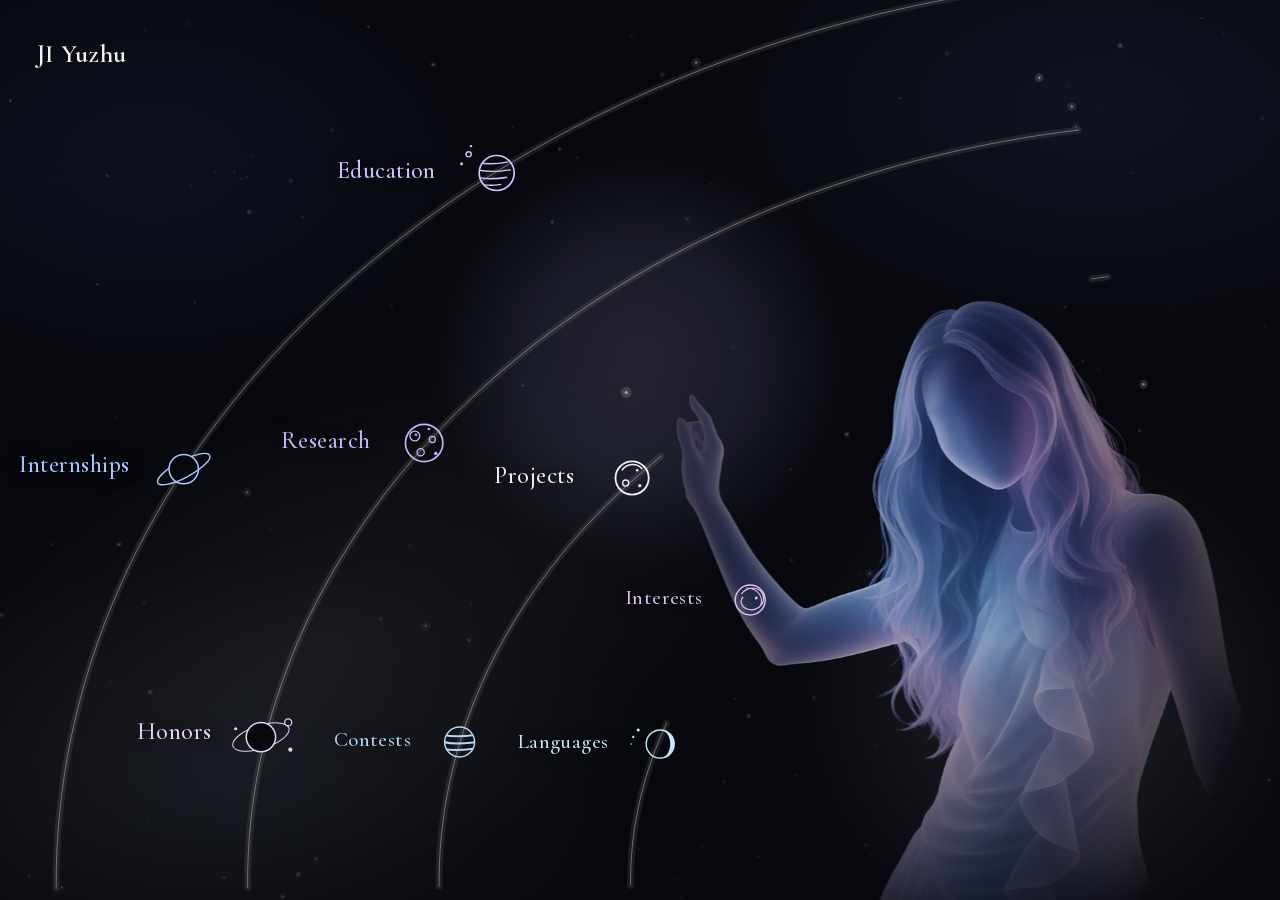
<file: index.html>
<!DOCTYPE html>
<html lang="en">
<head>
  <meta charset="utf-8">
  <meta name="viewport" content="width=device-width, initial-scale=1">
  <title>JI Yuzhu</title>
  <meta name="theme-color" content="#101018">
  <link rel="icon" href="data:image/svg+xml,%3Csvg xmlns='http://www.w3.org/2000/svg' viewBox='0 0 32 32'%3E%3Crect fill='%23101018' width='32' height='32'/%3E%3Ccircle cx='16' cy='16' r='5' fill='none' stroke='%23f4f1ea' stroke-width='1.4'/%3E%3C/svg%3E">
  <link rel="stylesheet" href="styles.css?v=43">
</head>
<body>
  <div class="mesh" aria-hidden="true">
    <span class="blob blob-a"></span>
    <span class="blob blob-b"></span>
    <span class="blob blob-c"></span>
  </div>
  <canvas class="stars" id="stars" aria-hidden="true"></canvas>
  <div class="corona" aria-hidden="true"></div>
  <svg class="orbits" id="orbits" aria-hidden="true"></svg>
  <div class="glow" id="glow" aria-hidden="true"></div>
  <img class="figure" src="assets/figure.jpg" alt="">
  <button class="figure-hit" type="button" data-room="portraits" aria-label="Portraits"></button>

  <button class="mark" type="button">
    <span class="mark-en">JI Yuzhu</span>
  </button>

  <div class="field">
    <button class="node" type="button" data-room="education">
      <svg class="planet" viewBox="0 0 72 72" aria-hidden="true">
        <defs><clipPath id="clip-edu"><circle cx="42" cy="36" r="15"/></clipPath></defs>
        <circle cx="18" cy="20" r="2.2" fill="none" stroke="currentColor" stroke-width="1.2"/>
        <circle cx="12" cy="28" r="1.3" fill="currentColor"/>
        <circle cx="20" cy="13" r="1" fill="currentColor"/>
        <circle cx="42" cy="36" r="15" fill="none" stroke="currentColor" stroke-width="1.45"/>
        <g clip-path="url(#clip-edu)" fill="none" stroke="currentColor" stroke-width="1.2">
          <path d="M26 27c7 1.6 16 1.4 26-.5"/>
          <path d="M26 33.5c8 1.7 18 1.3 28-.3"/>
          <path d="M27 40c7 1.4 15 1.1 24-.4"/>
          <path d="M30 46c5 .8 11 .6 16-.2"/>
        </g>
      </svg>
      <span class="node-label">Education</span>
    </button>
    <button class="node" type="button" data-room="internships">
      <svg class="planet" viewBox="0 0 80 80" aria-hidden="true">
        <g transform="rotate(-28 40 42)" fill="none" stroke="currentColor" stroke-width="1.35">
          <path d="M12 42a28 8 0 0 1 56 0"/>
        </g>
        <circle cx="40" cy="42" r="14" fill="#07080d" stroke="currentColor" stroke-width="1.45"/>
        <g transform="rotate(-28 40 42)" fill="none" stroke="currentColor" stroke-width="1.35">
          <path d="M12 42a28 8 0 0 0 56 0"/>
        </g>
      </svg>
      <span class="node-label">Internships</span>
    </button>
    <button class="node" type="button" data-room="research">
      <svg class="planet" viewBox="0 0 72 72" aria-hidden="true">
        <circle cx="36" cy="36" r="16" fill="none" stroke="currentColor" stroke-width="1.45"/>
        <circle cx="28" cy="30" r="4.2" fill="none" stroke="currentColor" stroke-width="1.15"/>
        <circle cx="29" cy="29" r="1.1" fill="currentColor"/>
        <circle cx="43" cy="33" r="2.6" fill="none" stroke="currentColor" stroke-width="1.1"/>
        <circle cx="33" cy="44" r="3.1" fill="none" stroke="currentColor" stroke-width="1.1"/>
        <circle cx="46" cy="45" r="1.5" fill="currentColor"/>
        <circle cx="40" cy="24" r="1.1" fill="currentColor"/>
      </svg>
      <span class="node-label">Research</span>
    </button>
    <button class="node" type="button" data-room="honors">
      <svg class="planet" viewBox="0 0 80 80" aria-hidden="true">
        <ellipse cx="36" cy="42" rx="28" ry="11" fill="none" stroke="currentColor" stroke-width="0.95" transform="rotate(-18 36 42)"/>
        <circle cx="36" cy="42" r="14" fill="#07080d" stroke="currentColor" stroke-width="1.45"/>
        <circle cx="62" cy="28" r="3.4" fill="none" stroke="currentColor" stroke-width="1.2"/>
        <circle cx="64" cy="54" r="2" fill="currentColor"/>
        <circle cx="12" cy="34" r="1.5" fill="currentColor"/>
      </svg>
      <span class="node-label">Honors</span>
    </button>
    <button class="node mid" type="button" data-room="contests">
      <svg class="planet" viewBox="0 0 72 72" aria-hidden="true">
        <defs><clipPath id="clip-con"><circle cx="36" cy="36" r="15"/></clipPath></defs>
        <circle cx="36" cy="36" r="15" fill="none" stroke="currentColor" stroke-width="1.45"/>
        <g clip-path="url(#clip-con)" fill="none" stroke="currentColor" stroke-width="2">
          <path d="M20 29c8 2 16 2 32 0"/>
          <path d="M20 36c8 2.2 18 2 34-.2"/>
          <path d="M20 43c8 1.8 16 1.6 30-.2"/>
        </g>
      </svg>
      <span class="node-label">Contests</span>
    </button>
    <button class="node mid" type="button" data-room="interests">
      <svg class="planet" viewBox="0 0 72 72" aria-hidden="true">
        <circle cx="36" cy="36" r="15" fill="none" stroke="currentColor" stroke-width="1.45"/>
        <path d="M27 30c7-9 20-7 22 2 2 9-7 16-16 13-6-2-8-8-4-12" fill="none" stroke="currentColor" stroke-width="1.2"/>
        <path d="M32 24c12 0 18 10 14 18" fill="none" stroke="currentColor" stroke-width="1.05"/>
        <circle cx="42" cy="34" r="1.5" fill="currentColor"/>
      </svg>
      <span class="node-label">Interests</span>
    </button>
    <button class="node mid" type="button" data-room="languages">
      <svg class="planet" viewBox="0 0 72 72" aria-hidden="true">
        <circle cx="18" cy="22" r="1.6" fill="currentColor"/>
        <circle cx="13" cy="29" r="1.15" fill="currentColor"/>
        <circle cx="11" cy="36" r="0.8" fill="currentColor"/>
        <circle cx="40" cy="36" r="14" fill="none" stroke="currentColor" stroke-width="1.45"/>
        <path d="M40 22a14 14 0 0 1 0 28 10 14 0 0 0 0-28z" fill="currentColor"/>
      </svg>
      <span class="node-label">Languages</span>
    </button>
    <button class="node small" type="button" data-room="projects">
      <svg class="planet" viewBox="0 0 72 72" aria-hidden="true">
        <circle cx="36" cy="36" r="13" fill="none" stroke="currentColor" stroke-width="1.45"/>
        <path d="M28 30c4-6 12-6 16-1" fill="none" stroke="currentColor" stroke-width="1.15"/>
        <circle cx="31" cy="40" r="2.4" fill="none" stroke="currentColor" stroke-width="1.05"/>
        <circle cx="42" cy="42" r="1.3" fill="currentColor"/>
        <circle cx="40" cy="30" r="1" fill="currentColor"/>
      </svg>
      <span class="node-label">Projects</span>
    </button>
  </div>

  <section class="room" id="room-education" data-tone="education" inert>
    <div class="room-inner">
      <p class="giant">Education</p>
      <ul class="facts">
        <li>
          <strong>China Agricultural University</strong>
          <span class="when">Sep 2023 — Jun 2027</span>
          <span class="role">Bachelor of Economics</span>
          <span class="sub">Major: Economics · Minors: Mathematics, Data Science</span>
          <span class="sub">Joint program with University of Colorado Denver</span>
          <span class="line">
            <span>GPA 3.87 / 4.00 · Rank 6 / 122 (Top 5%)</span>
            <button class="proof" type="button" data-proof="proofs/transcript-cn.pdf">Chinese transcript</button>
            <button class="proof" type="button" data-proof="proofs/transcript-us.pdf">U.S. transcript</button>
            <button class="proof" type="button" data-sheet="coursework">Coursework</button>
          </span>
        </li>
        <li>
          <strong>NYU Stern</strong>
          <span class="when">Summer 2027</span>
          <span class="role">M.S. Data Analytics and Business Computing</span>
          <span class="sub">Admitted · second-class scholarship</span>
        </li>
      </ul>
    </div>
  </section>

  <section class="room has-posts" id="room-internships" data-tone="internships" inert>
    <div class="lane">
      <div class="rail">
        <span class="stop-when">Jul — Aug 2024</span>
        <span class="stop-when">Jan — Feb 2025</span>
        <span class="stop-when">Jun — Sep 2025</span>
        <span class="stop-when">Jul — Sep 2026</span>
      </div>
      <div class="posts">
        <button class="post" type="button" data-room="cmb">
          <svg class="planet" viewBox="0 0 72 72" aria-hidden="true">
            <circle cx="36" cy="36" r="16" fill="none" stroke="currentColor" stroke-width="1.45"/>
            <circle cx="27" cy="31" r="4" fill="none" stroke="currentColor" stroke-width="1.1"/>
            <circle cx="28" cy="30" r="1.1" fill="currentColor"/>
            <circle cx="44" cy="33" r="2.5" fill="none" stroke="currentColor" stroke-width="1.05"/>
            <circle cx="34" cy="45" r="3" fill="none" stroke="currentColor" stroke-width="1.05"/>
            <circle cx="47" cy="46" r="1.3" fill="currentColor"/>
            <circle cx="22" cy="42" r="1" fill="currentColor"/>
          </svg>
          <span class="post-name">China Merchants Bank</span>
          <span class="post-role">Business assistant</span>
        </button>
        <button class="post" type="button" data-room="ey">
          <svg class="planet" viewBox="0 0 72 72" aria-hidden="true">
            <defs><clipPath id="clip-ey"><circle cx="36" cy="36" r="15"/></clipPath></defs>
            <circle cx="36" cy="36" r="15" fill="none" stroke="currentColor" stroke-width="1.45"/>
            <g clip-path="url(#clip-ey)" fill="none" stroke="currentColor" stroke-width="1.25">
              <path d="M20 27c5 3 11-3 17 0s12 3 16-1"/>
              <path d="M20 35c5 3 11-3 17 0s12 3 16-1"/>
              <path d="M20 43c5 3 11-3 17 0s12 3 16-1"/>
            </g>
          </svg>
          <span class="post-name">EY Business Advisory</span>
          <span class="post-role">Tax assistant</span>
        </button>
        <button class="post" type="button" data-room="dongxing">
          <svg class="planet" viewBox="0 0 72 72" aria-hidden="true">
            <g transform="rotate(22 36 36)" fill="none" stroke="currentColor" stroke-width="1.3">
              <path d="M8 36a28 7.5 0 0 1 56 0"/>
            </g>
            <circle cx="36" cy="36" r="13" fill="#101018" stroke="currentColor" stroke-width="1.45"/>
            <g transform="rotate(22 36 36)" fill="none" stroke="currentColor" stroke-width="1.3">
              <path d="M8 36a28 7.5 0 0 0 56 0"/>
            </g>
          </svg>
          <span class="post-name">Dongxing Securities</span>
          <span class="post-role">Analyst intern</span>
        </button>
        <button class="post" type="button" data-room="fintech">
          <svg class="planet" viewBox="0 0 72 72" aria-hidden="true">
            <defs><clipPath id="clip-ft"><circle cx="36" cy="36" r="14"/></clipPath></defs>
            <circle cx="17" cy="30" r="2.4" fill="none" stroke="currentColor" stroke-width="1.15"/>
            <circle cx="55" cy="46" r="1.5" fill="currentColor"/>
            <circle cx="36" cy="36" r="14" fill="none" stroke="currentColor" stroke-width="1.45"/>
            <g clip-path="url(#clip-ft)" fill="none" stroke="currentColor" stroke-width="1.15">
              <path d="M22 28c6 1.4 14 1.2 24-.4"/>
              <path d="M22 34c7 1.5 16 1.2 28-.3"/>
              <path d="M23 40c6 1.2 13 1 22-.3"/>
              <path d="M26 46c4 .7 9 .5 14-.2"/>
            </g>
          </svg>
          <span class="post-name">Beijing FinTech Industry Alliance</span>
          <span class="post-role">Research &amp; project intern</span>
        </button>
      </div>
    </div>
  </section>

  <section class="room is-detail" id="room-cmb" data-tone="internships" data-parent="room-internships" inert>
    <div class="room-inner">
      <p class="giant">China Merchants Bank</p>
      <p class="role">Business assistant · credit data &amp; risk analysis</p>
      <p class="sub">Jul — Aug 2024 · Dalian</p>
      <ul class="facts">
        <li>Participated in the credit process for 5 corporate clients, using Python to automate financial statement parsing, calculate key ratios, and integrate industry benchmarks to support credit decisions.</li>
        <li>Studied and simulated the bank’s internal credit rating process using public credit data and internal sanitized samples, practicing default prediction with logistic regression and decision trees, and gaining initial skills in variable selection and model evaluation.</li>
      </ul>
    </div>
  </section>

  <section class="room is-detail" id="room-ey" data-tone="internships" data-parent="room-internships" inert>
    <div class="room-inner">
      <p class="giant">EY Business Advisory</p>
      <p class="role">Tax assistant · data analytics support</p>
      <p class="sub">Jan — Feb 2025 · Dalian</p>
      <ul class="facts">
        <li>Automated corporate income tax working paper compilation by developing Python scripts to process hundreds of invoices with built-in data validation rules, ensuring accuracy throughout the pipeline.</li>
        <li>Extracted multi-period tax data using SQL for trend analysis and risk detection, and built Tableau dashboards to visualize changes in tax burden structure.</li>
      </ul>
    </div>
  </section>

  <section class="room is-detail" id="room-dongxing" data-tone="internships" data-parent="room-internships" inert>
    <div class="room-inner">
      <p class="giant">Dongxing Securities</p>
      <p class="role">Analyst intern · quantitative research</p>
      <p class="sub">Jun — Sep 2025 · Dalian</p>
      <ul class="facts">
        <li>Independently utilized Python to collect and clean nearly 10 years of daily market data and style factor data for the entire A-share market from APIs like Wind, handling missing values, outliers, and adjustment factors to build a standardized factor library.</li>
        <li>Applied the CAPM and Fama-French Three-Factor Model, conducting multiple linear regression using statsmodels to calculate stock-specific Beta and model R-squared, quantitatively identifying “aggressive” risk characteristics and analyzing factor exposure differences across industry sectors.</li>
        <li>Designed an event study on the ChiNext IPO reform, computing AR/CAR over a 120-day window and tracking R² decline (0.291 → 0.058) through rolling regression to quantify policy impact.</li>
        <li>Tested factor efficacy with machine learning models (scikit-learn) and visualized results using Matplotlib/Seaborn.</li>
      </ul>
      <button class="proof" type="button" data-proof="proofs/dongxing-report.pdf?v=2">Analysis report</button>
    </div>
  </section>

  <section class="room is-detail" id="room-fintech" data-tone="internships" data-parent="room-internships" inert>
    <div class="room-inner split">
      <div class="split-copy">
        <p class="giant">Beijing FinTech Industry Alliance</p>
        <p class="role">Research &amp; project intern</p>
        <p class="sub">Jul — Sep 2026 · Beijing</p>
        <ul class="facts">
          <li>Conducted technical due diligence and scenario analysis on AI finance and large-model deployment; drafted assessment reports drawing on practices from 390+ member institutions. Built a competition data visualization and screening platform with AI-assisted coding, improving screening efficiency by over 100%.</li>
        </ul>
      </div>
      <img class="board" src="assets/fintech-board.jpg?v=3" alt="Competition data board">
    </div>
  </section>

  <section class="room has-posts" id="room-research" data-tone="research" inert>
    <div class="lane three">
      <div class="rail">
        <span class="stop-when">Mar — Jul 2025</span>
        <span class="stop-when">Oct 2025 — Jun 2026</span>
        <span class="stop-when">Dec 2025 — present</span>
      </div>
      <div class="posts">
        <button class="post" type="button" data-room="asean">
          <svg class="planet" viewBox="0 0 72 72" aria-hidden="true">
            <circle cx="36" cy="36" r="15" fill="none" stroke="currentColor" stroke-width="1.45"/>
            <path d="M24 30c6 2 12-4 18 0s10 3 12-2" fill="none" stroke="currentColor" stroke-width="1.15"/>
            <path d="M22 38c7 2.2 14-3 20 0s12 2 14-1" fill="none" stroke="currentColor" stroke-width="1.15"/>
            <path d="M26 46c5 1.4 10-2 14 0s8 1 10-1" fill="none" stroke="currentColor" stroke-width="1.1"/>
          </svg>
          <span class="post-name">China–ASEAN Agricultural Trade</span>
        </button>
        <button class="post" type="button" data-room="listed">
          <svg class="planet" viewBox="0 0 72 72" aria-hidden="true">
            <g transform="rotate(-24 36 36)" fill="none" stroke="currentColor" stroke-width="1.25">
              <path d="M10 36a26 7 0 0 1 52 0"/>
            </g>
            <circle cx="36" cy="36" r="13" fill="#101018" stroke="currentColor" stroke-width="1.45"/>
            <g transform="rotate(-24 36 36)" fill="none" stroke="currentColor" stroke-width="1.25">
              <path d="M10 36a26 7 0 0 0 52 0"/>
            </g>
            <circle cx="54" cy="22" r="1.3" fill="currentColor"/>
          </svg>
          <span class="post-name">Listed-Firm Valuation &amp; Market Sentiment</span>
        </button>
        <button class="post" type="button" data-room="firstborn">
          <svg class="planet" viewBox="0 0 72 72" aria-hidden="true">
            <circle cx="36" cy="36" r="15" fill="none" stroke="currentColor" stroke-width="1.45"/>
            <circle cx="30" cy="32" r="3.2" fill="none" stroke="currentColor" stroke-width="1.1"/>
            <circle cx="44" cy="30" r="2" fill="none" stroke="currentColor" stroke-width="1.05"/>
            <circle cx="38" cy="44" r="2.6" fill="none" stroke="currentColor" stroke-width="1.05"/>
            <circle cx="24" cy="44" r="1.1" fill="currentColor"/>
          </svg>
          <span class="post-name">Firstborn Sex, Parental Well-being &amp; Fertility Intentions</span>
        </button>
      </div>
    </div>
  </section>

  <section class="room is-detail" id="room-asean" data-tone="research" data-parent="room-research" inert>
    <div class="room-inner">
      <p class="giant">China–ASEAN Agricultural Trade</p>
      <p class="role">Research assistant · NSFC</p>
      <p class="sub">Mar — Jul 2025</p>
      <ul class="facts">
        <li>Integrated multi-dimensional trade datasets and automated processing of bilateral trade flows using Python to construct a high-granularity quantitative framework. Applied the three-stage CODEA model to assess resilience of core trade pathways covering 90.23% of total volume, quantitatively analyzing stability of export, transport, and import segments under external shocks.</li>
      </ul>
    </div>
  </section>

  <section class="room is-detail" id="room-listed" data-tone="research" data-parent="room-research" inert>
    <div class="room-inner">
      <p class="giant">Listed-Firm Valuation &amp; Market Sentiment</p>
      <p class="role">Independent researcher</p>
      <p class="sub">Oct 2025 — Jun 2026</p>
      <ul class="facts">
        <li>Independently authored a comprehensive English thesis analyzing Contemporary Amperex Technology Co. Limited (CATL), investigating the relationship between its fundamental value and market pricing.</li>
        <li>Expanded the research into a quantitative study on market sentiment and short-term price predictability, using CATL and key competitors (BYD, Ganfeng Lithium, EVE Energy) as cases, by building a Chinese sentiment analysis pipeline with SnowNLP for retail forum posts and a FinBERT/rating-fallback approach for institutional research reports, processing East Money Guba posts and brokerage texts to derive daily and monthly sentiment indicators aligned with price data.</li>
        <li>Over 122 trading days, constructed 7-D composite sentiment (consecutive high days, 5-day persistence, momentum, Z-score, relative competitor gap). Evaluated six classifiers via Leave-One-Out cross-validation for next-day direction. Sentiment-only features achieved 60.7% LOO accuracy (Decision Tree), outperforming price-volume (59.8%) and full feature mix (54.9%).</li>
      </ul>
      <button class="proof" type="button" data-proof="proofs/catl-paper.pdf">Paper</button>
    </div>
  </section>

  <section class="room is-detail" id="room-firstborn" data-tone="research" data-parent="room-research" inert>
    <div class="room-inner">
      <p class="giant">Firstborn Sex, Parental Well-being &amp; Fertility Intentions</p>
      <p class="role">Co-first author · manuscript under review</p>
      <p class="sub">Dec 2025 — present</p>
      <ul class="facts">
        <li>Using multi-wave microdata from the China Family Panel Studies (CFPS), built econometric models linking firstborn sex to second-birth intentions and conducted mediation analysis with depressive-symptom indicators.</li>
        <li>As co-first author, led core empirical analysis and manuscript drafting; invited to present at an international conference in Seoul, March 2027.</li>
      </ul>
    </div>
  </section>

  <section class="room has-posts" id="room-contests" data-tone="contests" inert>
    <div class="lane two">
      <div class="rail">
        <span class="stop-when">Oct — Nov 2025</span>
        <span class="stop-when">Jan — Feb 2026</span>
      </div>
      <div class="posts">
        <button class="post" type="button" data-room="scudem">
          <svg class="planet" viewBox="0 0 72 72" aria-hidden="true">
            <circle cx="36" cy="36" r="14" fill="none" stroke="currentColor" stroke-width="1.45"/>
            <circle cx="30" cy="32" r="3" fill="none" stroke="currentColor" stroke-width="1.1"/>
            <circle cx="43" cy="31" r="1.8" fill="none" stroke="currentColor" stroke-width="1.05"/>
            <circle cx="40" cy="43" r="2.4" fill="none" stroke="currentColor" stroke-width="1.05"/>
            <circle cx="24" cy="42" r="1.1" fill="currentColor"/>
          </svg>
          <span class="post-name">SCUDEM</span>
        </button>
        <button class="post" type="button" data-room="mcm">
          <svg class="planet" viewBox="0 0 72 72" aria-hidden="true">
            <defs><clipPath id="clip-mcm"><circle cx="36" cy="36" r="15"/></clipPath></defs>
            <circle cx="36" cy="36" r="15" fill="none" stroke="currentColor" stroke-width="1.45"/>
            <g clip-path="url(#clip-mcm)" fill="none" stroke="currentColor" stroke-width="1.2">
              <path d="M20 28c6 2 14 2 32 0"/>
              <path d="M20 36c6 2.2 16 2 34-.2"/>
              <path d="M20 44c6 1.6 14 1.4 28-.2"/>
            </g>
          </svg>
          <span class="post-name">MCM / ICM</span>
        </button>
      </div>
    </div>
  </section>

  <section class="room is-detail" id="room-scudem" data-tone="contests" data-parent="room-contests" inert>
    <div class="room-inner">
      <p class="giant">SCUDEM</p>
      <p class="role">Outstanding Award</p>
      <p class="sub">Oct — Nov 2025</p>
      <ul class="facts">
        <li>Developed a probabilistic framework to model a complex biological system integrating information propagation and alert-triggering mechanisms. Quantified and streamlined core assumptions to enhance analytical tractability.</li>
        <li>Solved coupled differential equations using Euler’s method, identifying critical thresholds (species count = 4) and a saturation point (19) where group advantage emerges.</li>
      </ul>
      <button class="proof" type="button" data-proof="proofs/scudem.pdf">Certificate</button>
    </div>
  </section>

  <section class="room is-detail" id="room-mcm" data-tone="contests" data-parent="room-contests" inert>
    <div class="room-inner">
      <p class="giant">MCM / ICM</p>
      <p class="role">Team lead</p>
      <p class="sub">Jan — Feb 2026</p>
      <ul class="facts">
        <li>Led a team to solve a sports team management and profit optimization problem. Built a dynamic optimization model balancing win probability and financial return using Python for data processing and modeling.</li>
        <li>Applied Monte Carlo simulation and sensitivity analysis to refine trading strategies under uncertainty. Co-authored a 25-page technical paper.</li>
      </ul>
      <button class="proof" type="button" data-proof="proofs/mcm-paper.pdf">Paper</button>
    </div>
  </section>

  <section class="room" id="room-interests" data-tone="interests" inert>
    <div class="room-inner">
      <p class="giant">Interests</p>
      <ul class="facts">
        <li>
          <strong>Zhongruan <span class="grade">(Level 10)</span></strong>
          <span class="line">
            <button class="proof" type="button" data-image="assets/zhongruan.jpg">Certificate</button>
          </span>
        </li>
        <li>
          <strong>Folk dance <span class="grade">(Level 10)</span></strong>
          <span class="line">
            <button class="proof" type="button" data-image="assets/folk-dance.jpg">Certificate</button>
          </span>
        </li>
        <li>
          <strong>Sommelier <span class="grade">(Level 1)</span></strong>
          <span class="line">
            <span class="role">CAFA · Brandy course</span>
            <button class="proof" type="button" data-image="assets/sommelier.jpg">Certificates</button>
          </span>
        </li>
        <li>
          <strong>Table tennis</strong>
          <span class="line">
            <span class="role">Inter-college first prize</span>
            <button class="proof" type="button" data-image="assets/table-tennis.jpg">Certificate</button>
          </span>
        </li>
        <li>
          <strong>Rock climbing · hiking · badminton</strong>
        </li>
      </ul>
    </div>
  </section>

  <section class="room" id="room-honors" data-tone="honors" inert>
    <div class="room-inner">
      <p class="giant">Honors</p>
      <ul class="years">
        <li>
          <span class="when">2025–2026</span>
          <span class="role">National Scholarship</span>
          <span>First-Class Academic Scholarship, China Agricultural University</span>
        </li>
        <li>
          <span class="when">2024–2025 &amp; 2025–2026</span>
          <span>First-Class Scholarship, University of Colorado Denver</span>
        </li>
        <li>
          <span class="when">2023–2024 &amp; 2024–2025</span>
          <span>Second-Class Academic Scholarship, China Agricultural University</span>
        </li>
        <li>
          <span>Dean’s Scholarship</span>
          <span>University Outstanding Student</span>
          <span>First Prize, IPS Wealth Management Competition</span>
        </li>
      </ul>
      <button class="proof" type="button" data-proof="proofs/certificates.pdf">Certificates</button>
    </div>
  </section>

  <section class="room has-posts" id="room-projects" data-tone="projects" inert>
    <div class="stack">
      <button class="post" type="button" data-room="avazu">
        <svg class="planet" viewBox="0 0 72 72" aria-hidden="true">
          <defs><clipPath id="clip-av"><circle cx="36" cy="36" r="15"/></clipPath></defs>
          <circle cx="36" cy="36" r="15" fill="none" stroke="currentColor" stroke-width="1.45"/>
          <g clip-path="url(#clip-av)" fill="none" stroke="currentColor" stroke-width="1.2">
            <path d="M20 28c6 2 14 2 32 0"/>
            <path d="M20 36c6 2.2 16 2 34-.2"/>
            <path d="M20 44c6 1.6 14 1.4 28-.2"/>
          </g>
        </svg>
        <span class="post-copy">
          <span class="post-name">Avazu</span>
          <span class="post-blurb">40.4 million ad impressions. A frequency cap that keeps the reach.</span>
        </span>
      </button>
      <button class="post" type="button" data-room="yueji">
        <svg class="planet" viewBox="0 0 72 72" aria-hidden="true">
          <circle cx="34" cy="36" r="15" fill="none" stroke="currentColor" stroke-width="1.45"/>
          <path d="M34 21a15 15 0 0 1 0 30 11 15 0 0 0 0-30z" fill="currentColor"/>
          <circle cx="56" cy="22" r="1.4" fill="currentColor"/>
          <circle cx="60" cy="30" r="0.9" fill="currentColor"/>
        </svg>
        <span class="post-copy">
          <span class="post-name">Yueji</span>
          <span class="post-blurb">A reading list and a world map, kept in the browser.</span>
        </span>
      </button>
      <button class="post" type="button" data-room="myomap">
        <svg class="planet" viewBox="0 0 72 72" aria-hidden="true">
          <circle cx="36" cy="36" r="14" fill="none" stroke="currentColor" stroke-width="1.45"/>
          <circle cx="28" cy="30" r="3.2" fill="none" stroke="currentColor" stroke-width="1.15"/>
          <circle cx="44" cy="32" r="2.2" fill="none" stroke="currentColor" stroke-width="1.1"/>
          <circle cx="36" cy="44" r="3.4" fill="none" stroke="currentColor" stroke-width="1.1"/>
          <circle cx="48" cy="46" r="1.2" fill="currentColor"/>
        </svg>
        <span class="post-copy">
          <span class="post-name">MyoMap</span>
          <span class="post-blurb">Training, drawn on the muscles. The level fades.</span>
        </span>
      </button>
    </div>
  </section>

  <section class="room is-detail" id="room-avazu" data-tone="projects" data-parent="room-projects" inert>
    <div class="room-inner">
      <p class="giant">Avazu</p>
      <p class="role">Mobile ad click logs</p>
      <p class="sub">DuckDB · Python</p>
      <ul class="facts">
        <li>About 40.4 million impressions from the public Avazu click log, 21–30 October 2014. The question was how to drop low-value repeat impressions without giving up reach or clicks.</li>
        <li>DuckDB SQL splits the click rate by channel, hour, and how many times a user has already been shown an ad. An A/A check, then an A/B design, for one rule: on app traffic over cellular, cap from the fourth impression. In the training window that kept 95.7% of impressions, raised the click rate 3.85%, and kept 99.4% of clicks. A later window held 96.8%, +2.42%, and 99.1% of clicks.</li>
        <li>Logistic regression, FM, and DeepFM only show that clicks can be ranked. They are not the result. The log is public contest data, not an in-house ad system.</li>
      </ul>
      <a class="jump" href="projects/avazu.html" target="_blank" rel="noopener noreferrer">Report</a>
    </div>
  </section>

  <section class="room is-detail" id="room-yueji" data-tone="projects" data-parent="room-projects" inert>
    <div class="room-inner split">
      <div class="split-copy">
        <p class="giant">Yueji</p>
        <p class="role">A reading list that stays in the browser</p>
        <p class="sub">Vibe-coded · HTML · CSS · JavaScript</p>
        <ul class="facts">
          <li>Type a title. The page asks DeepSeek for the author, year, country, and genre, then files the book and draws it on a world map.</li>
          <li>The key belongs to whoever is using the page, and it stays in that browser. The shelf is in IndexedDB. There is no account and no server. The site is static files on GitHub Pages.</li>
          <li>Vibe-coded: the screen and the wiring were shaped with a model, then checked in the browser.</li>
        </ul>
        <a class="jump" href="https://yuzhuji23.github.io/yueji-cloud/" target="_blank" rel="noopener noreferrer">Site</a>
      </div>
      <img class="board" src="assets/yueji.jpg" alt="Yueji reading list and world map">
    </div>
  </section>

  <section class="room is-detail" id="room-myomap" data-tone="projects" data-parent="room-projects" inert>
    <div class="room-inner split">
      <div class="split-copy">
        <p class="giant">MyoMap</p>
        <p class="role">Training, drawn on the body</p>
        <p class="sub">Vibe-coded · Next.js · Tailwind · Zustand · Supabase</p>
        <ul class="facts">
          <li>Pick a muscle and set a level from 1 to 5. The muscles that work with it light up as well. The level fades over days, and a group left more than seven days is marked on the map.</li>
          <li>Next.js and Tailwind draw the screen. Zustand keeps the level while it is being set. Supabase handles sign-in and the saved sessions.</li>
          <li>Vibe-coded: a small interface for one idea, built with a model and then checked against the page.</li>
        </ul>
        <a class="jump" href="https://myomap-three.vercel.app" target="_blank" rel="noopener noreferrer">Site</a>
      </div>
      <img class="board" src="assets/myomap.jpg" alt="MyoMap muscle map">
    </div>
  </section>

  <section class="room" id="room-languages" data-tone="languages" inert>
    <div class="room-inner">
      <p class="giant">Languages</p>
      <p class="role">Mandarin</p>
      <p class="sub">Native</p>
      <p class="role">English</p>
      <p class="line">
        <span>IELTS 7.5 · CET-4 · CET-6</span>
        <button class="proof" type="button" data-image="assets/ielts.jpg">IELTS</button>
      </p>
    </div>
  </section>

  <section class="room" id="room-portraits" data-tone="portraits" inert>
    <div class="room-inner wide">
      <p class="giant">Portraits</p>
      <div class="frames">
        <img src="assets/portrait-a.jpg" alt="JI Yuzhu">
        <img src="assets/portrait-b.jpg" alt="JI Yuzhu">
        <img src="assets/portrait-c.jpg" alt="JI Yuzhu">
      </div>
    </div>
  </section>

  <div class="sheet" id="sheet" hidden>
    <div class="sheet-pages" id="sheet-pages" hidden></div>
    <div class="sheet-copy" id="coursework-sheet" hidden>
      <p class="sheet-title">Coursework</p>
      <ul class="sheet-list">
        <li>Econometrics</li>
        <li>Applied Statistics</li>
        <li>Machine Learning Methods</li>
        <li>Data Wrangling &amp; Visualization</li>
        <li>Probabilistic Modeling</li>
      </ul>
    </div>
  </div>

  <script src="vendor/pdf.min.js"></script>
  <script src="app.js?v=44"></script>
</body>
</html>
</file>
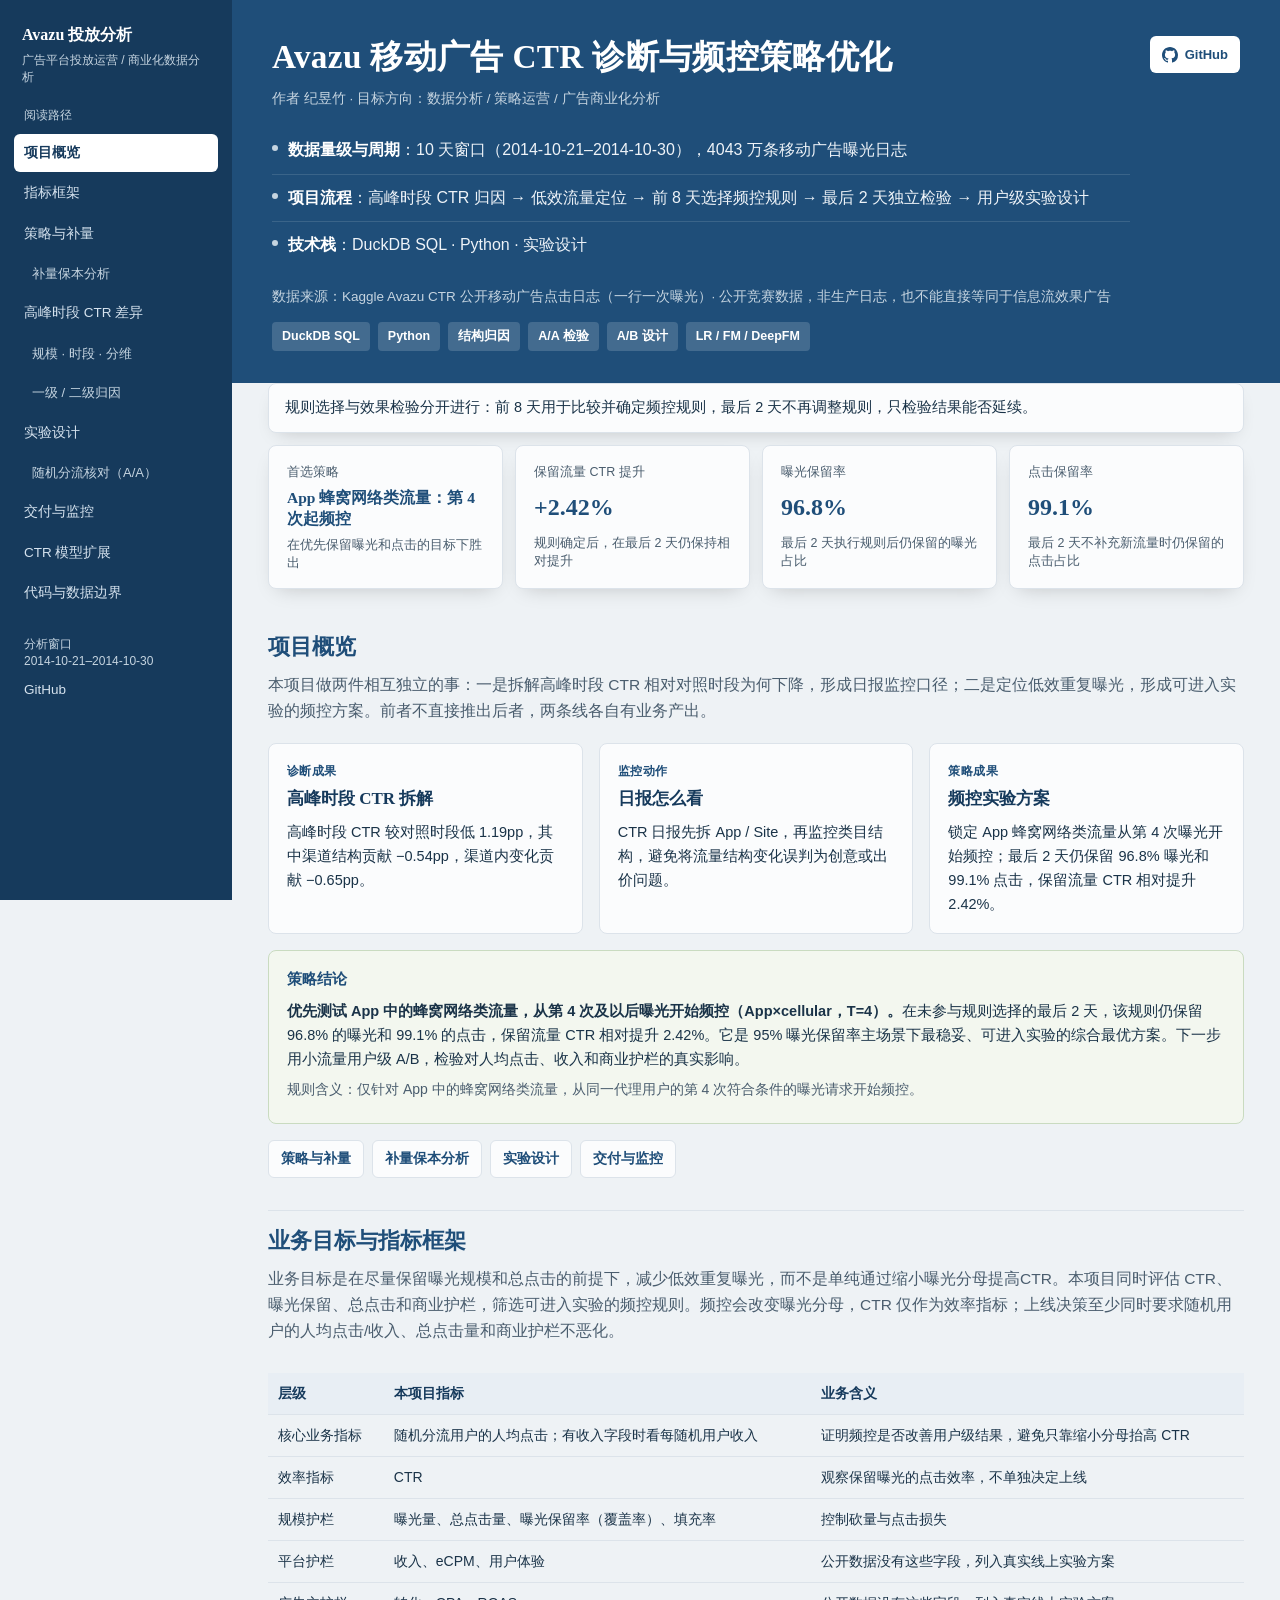
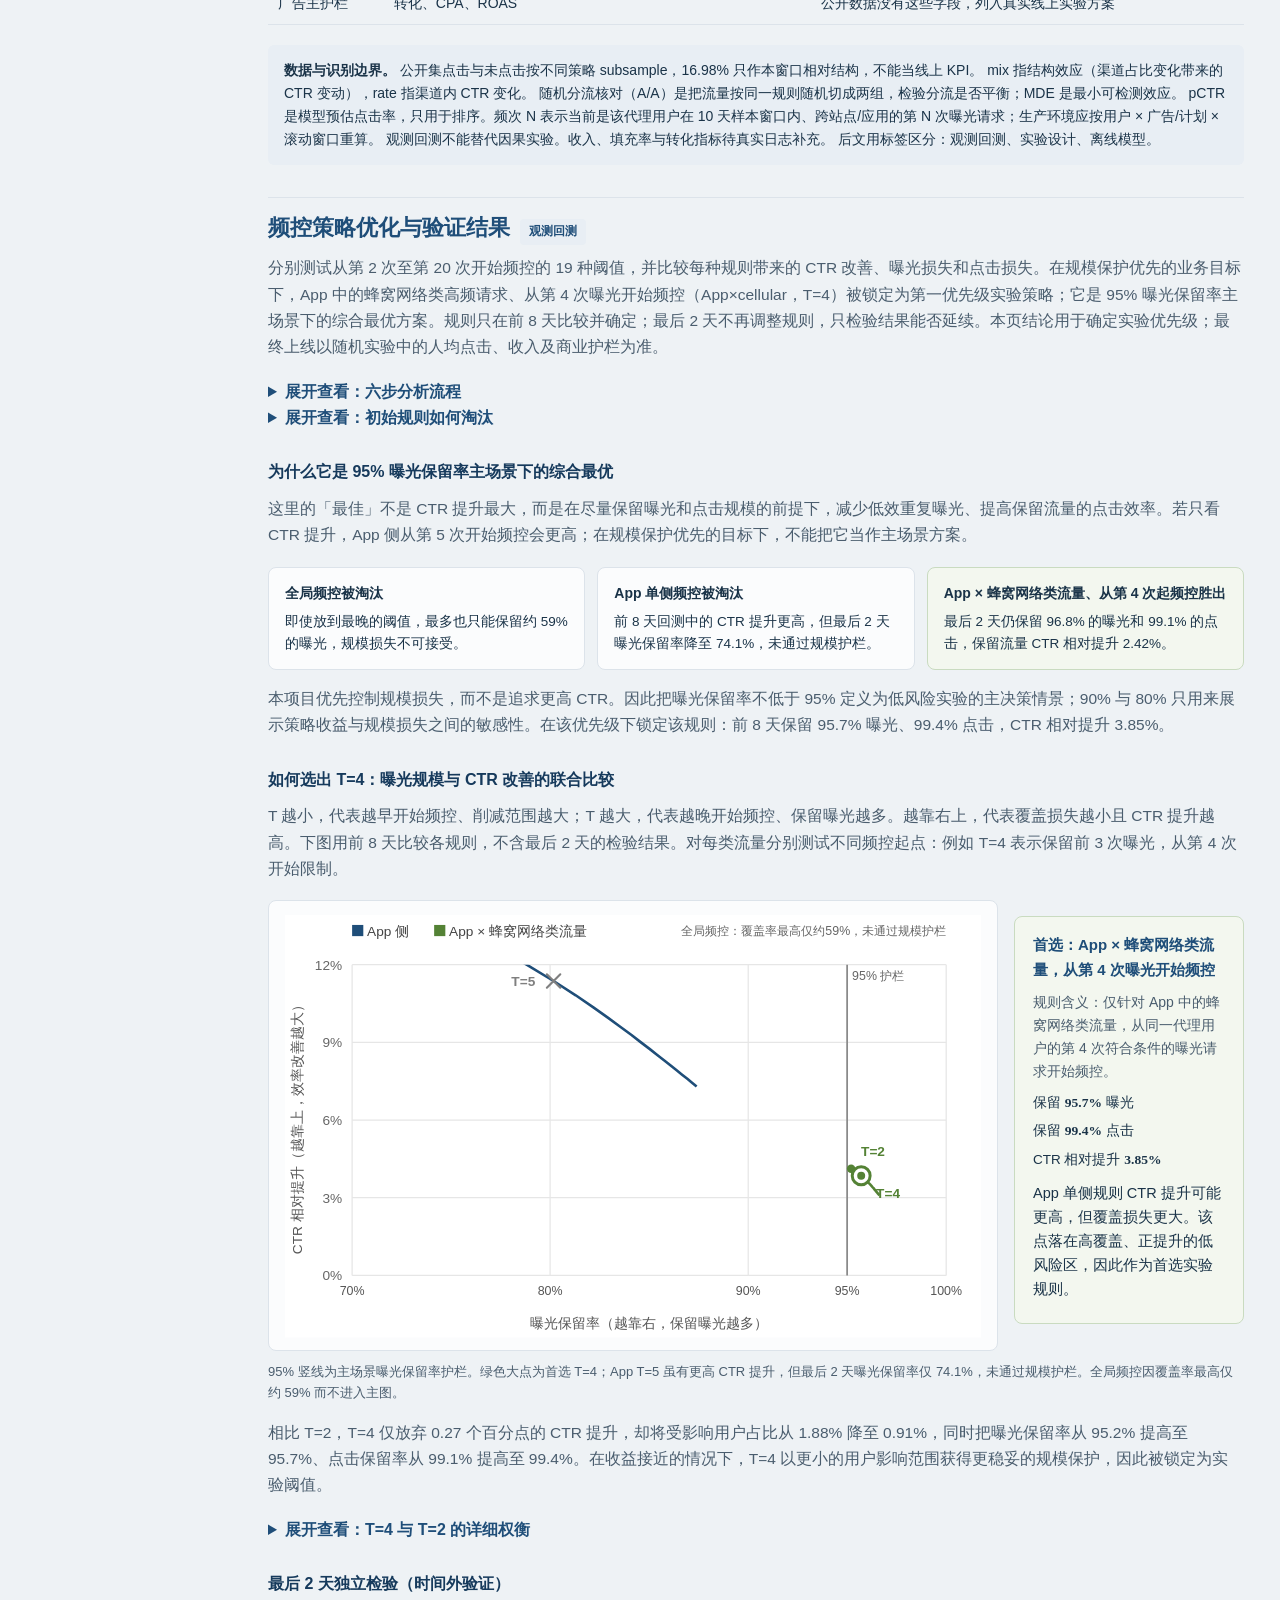
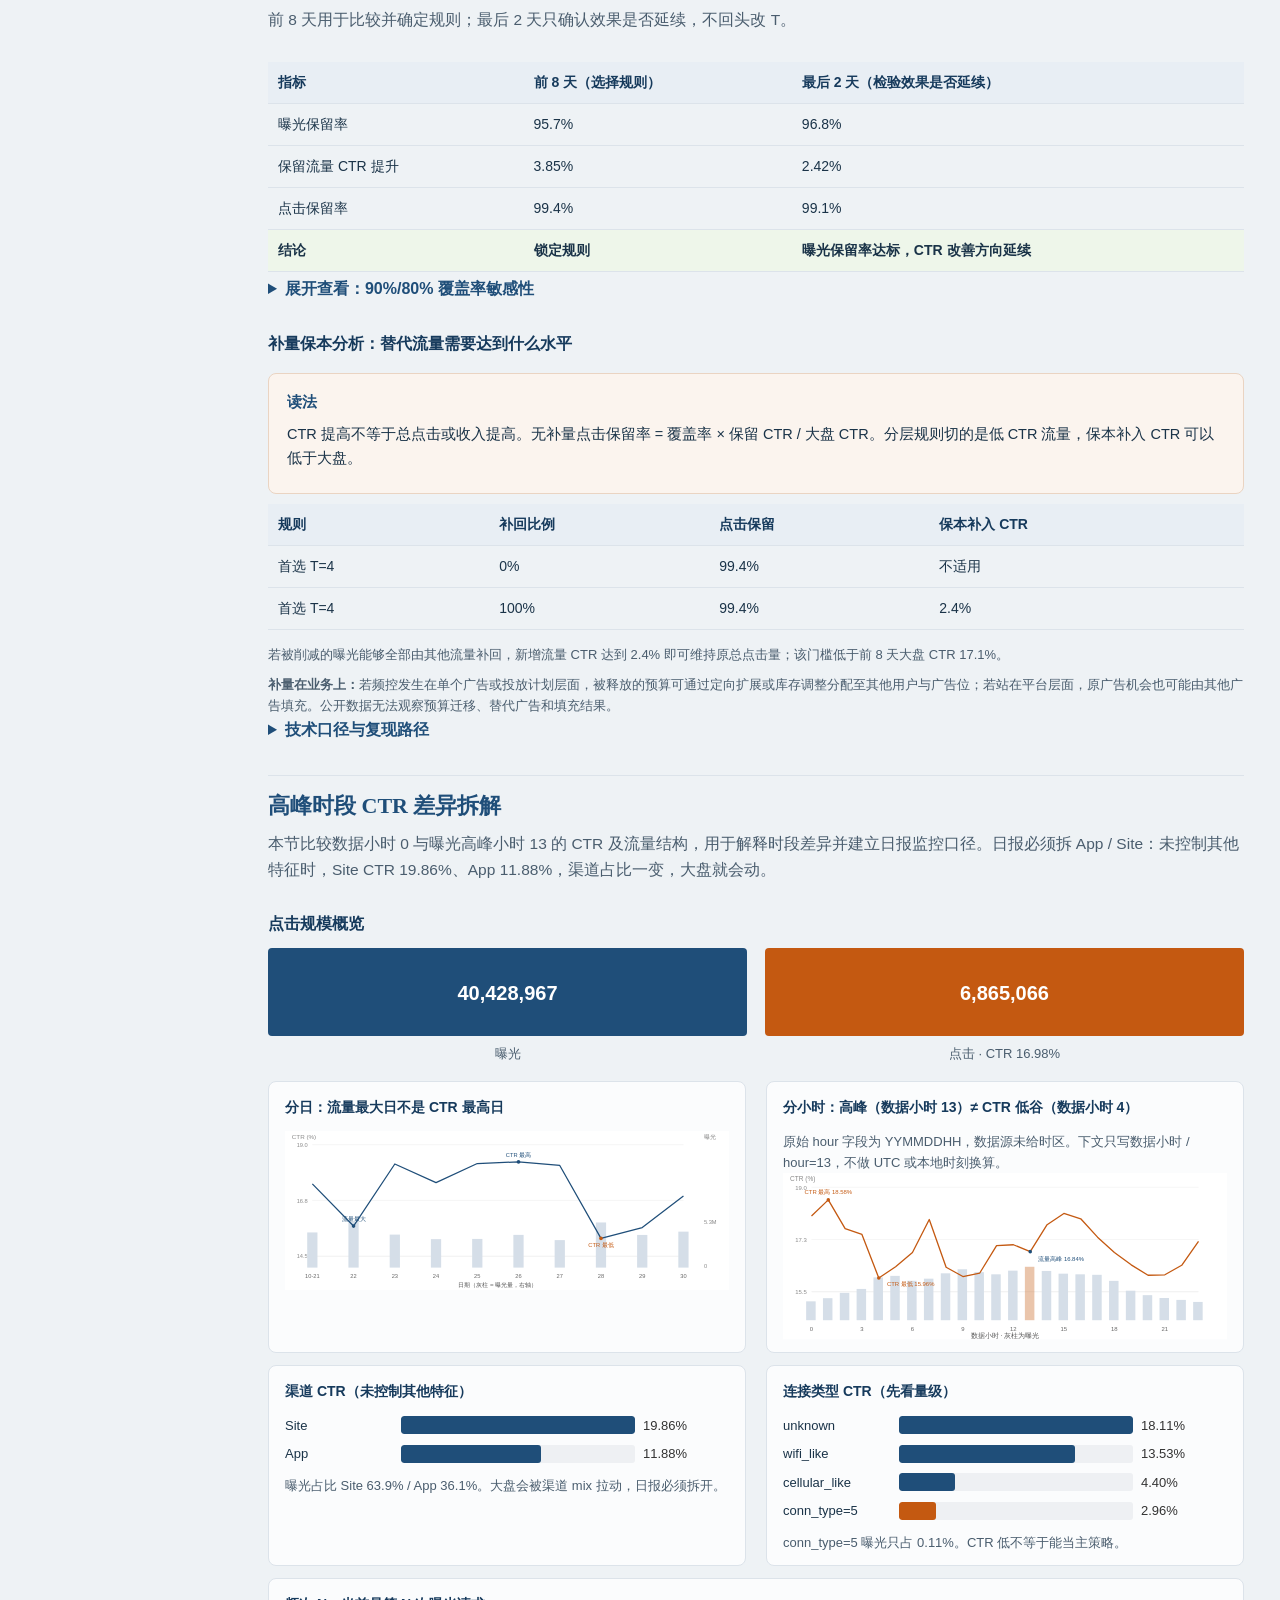
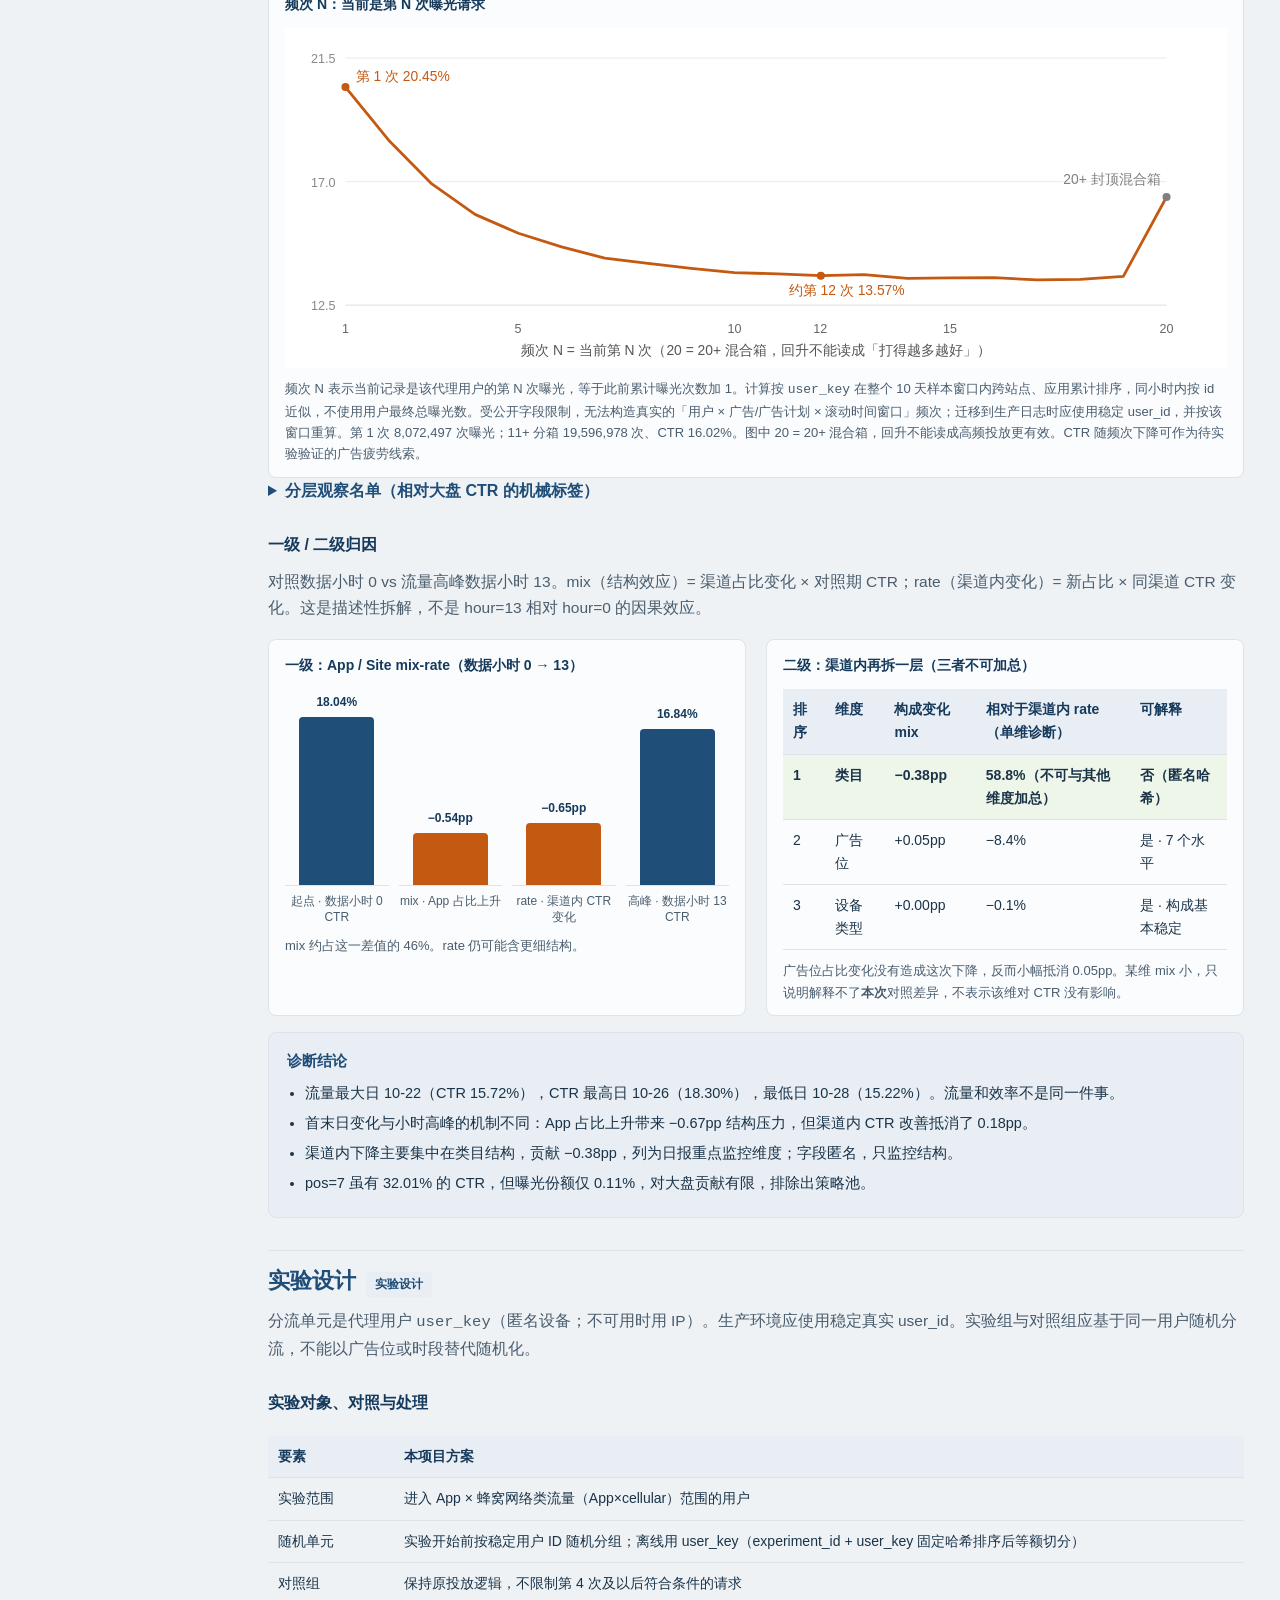
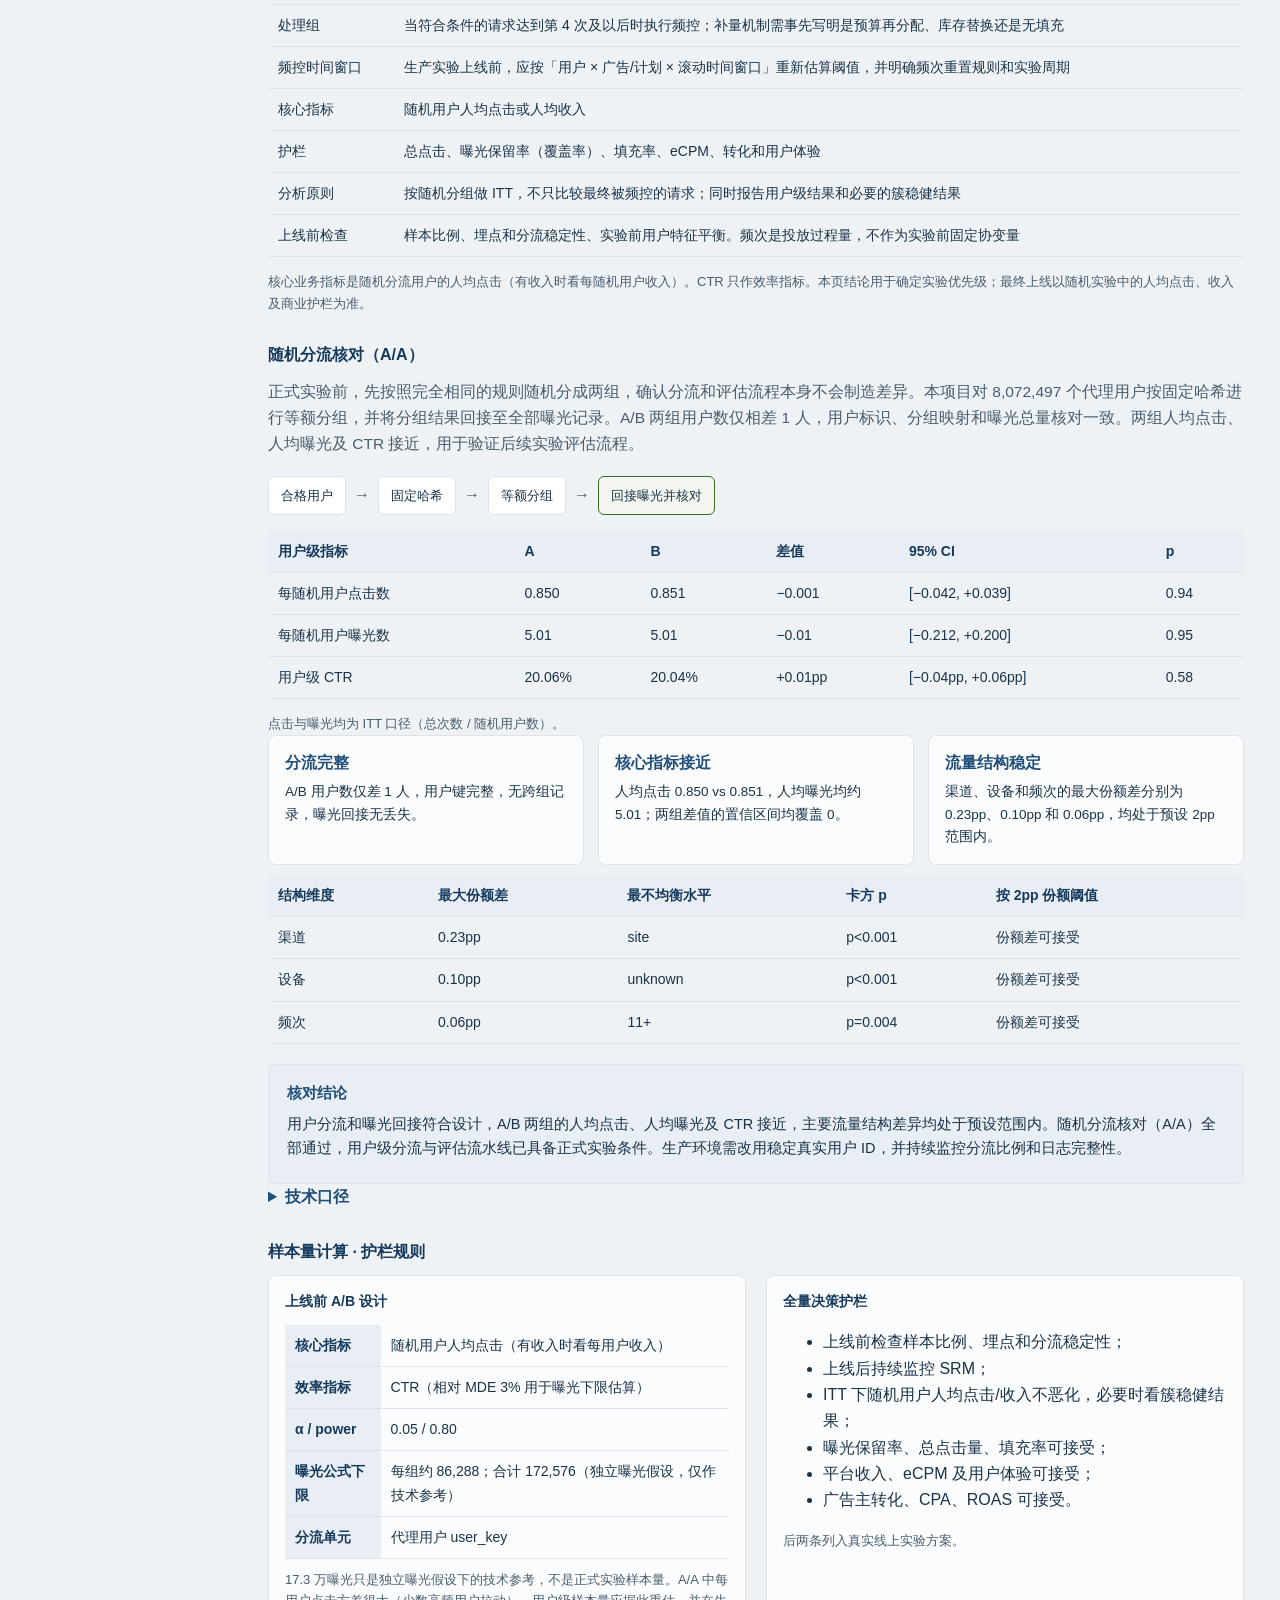
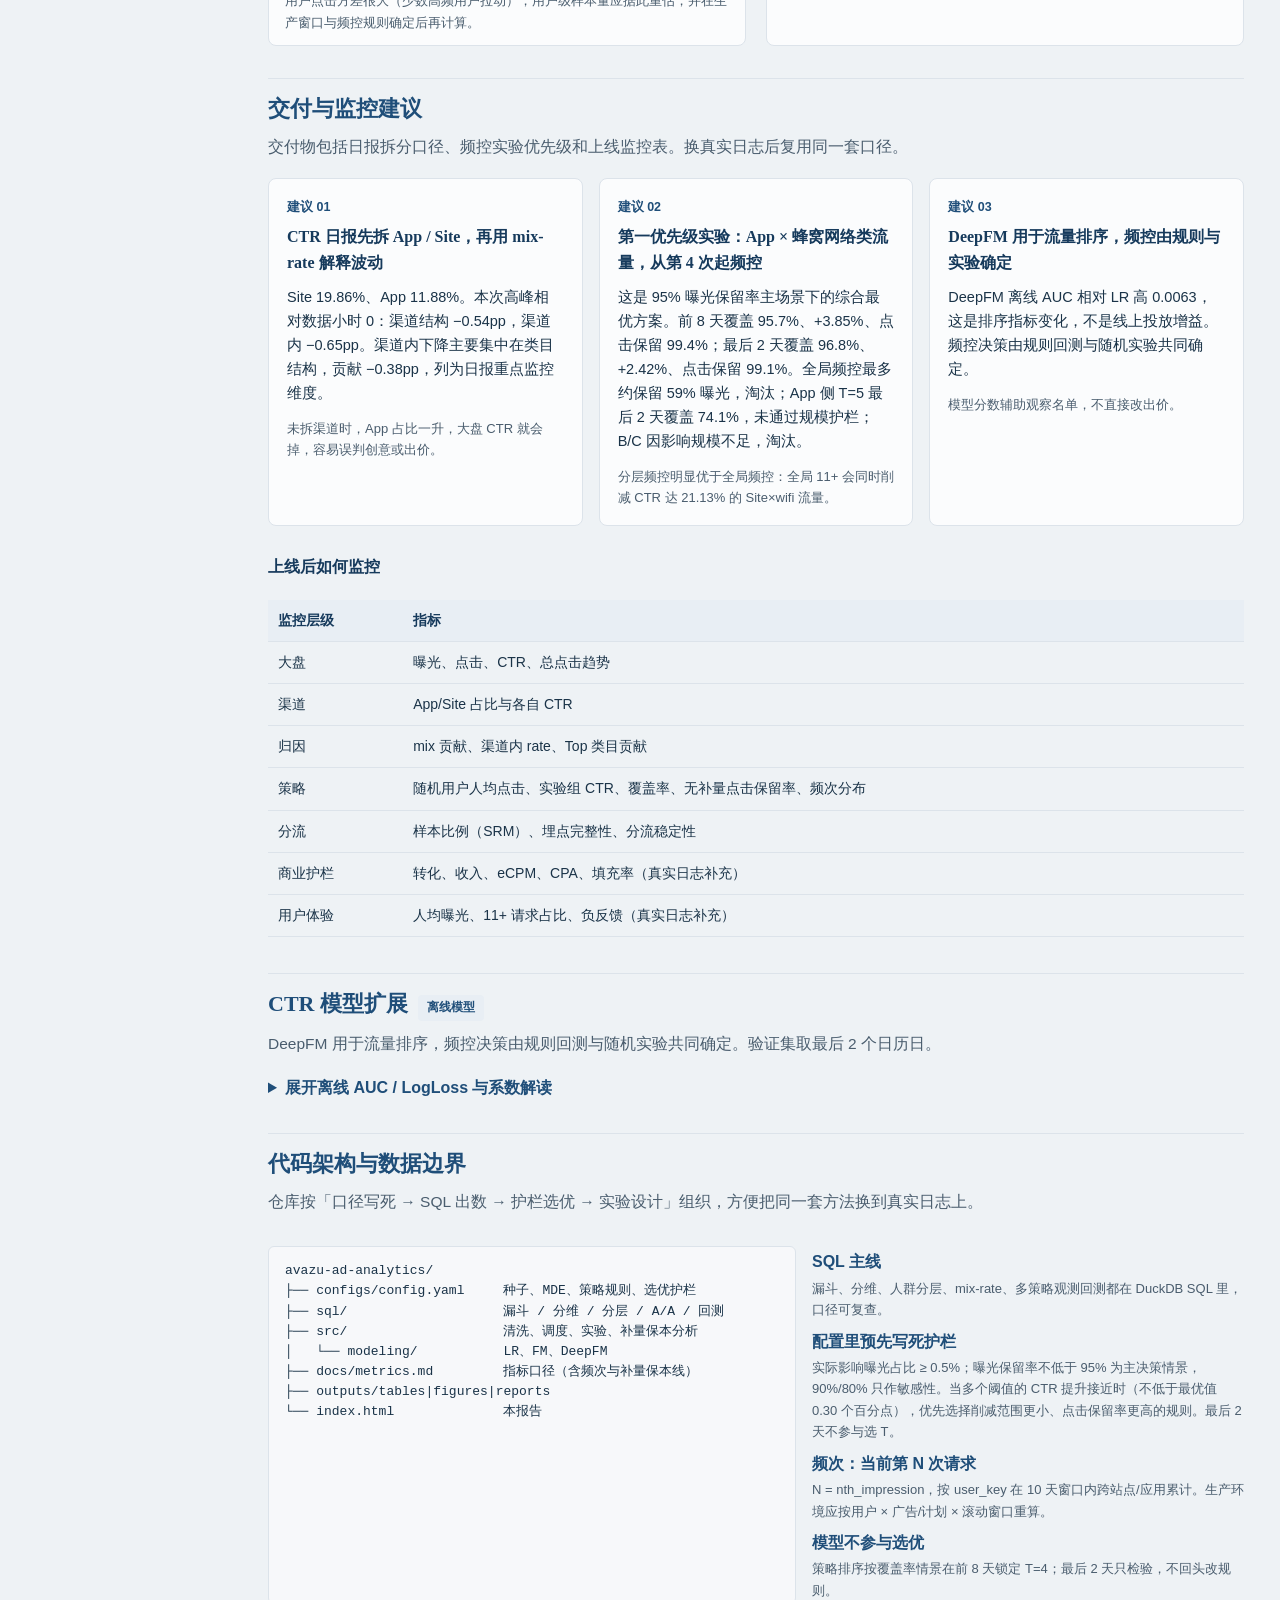
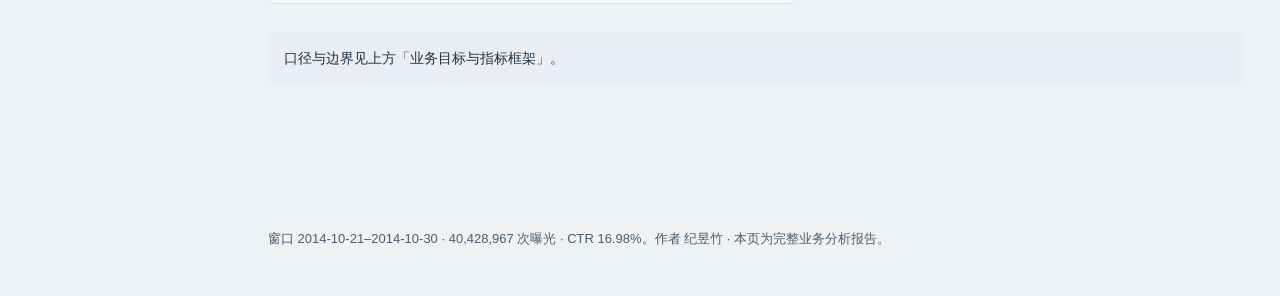
<file: projects/avazu.html>
<!DOCTYPE html>
<html lang="zh-CN">
<head>
<meta charset="utf-8"/>
<meta name="viewport" content="width=device-width, initial-scale=1"/>
<title>Avazu 移动广告 CTR 诊断与频控策略优化 · 纪昱竹</title>
<style>
:root {
  --navy:#1F4E79; --navy-2:#163A5C; --ink:#1a3348; --orange:#C45911; --green:#3f6b28;
  --red:#8a2b2b; --line:#dce3ea; --text:#1a3348; --muted:#4a5d6e; --paper:#fbfcfd;
  --page:#eef2f5; --soft:#e8eef4; --nav-w:232px; --space:4px;
  --display:"Noto Serif SC","Songti SC","STSong","Noto Serif",serif;
  --sans:"Noto Sans SC","PingFang SC","Hiragino Sans GB","Microsoft YaHei",sans-serif;
}
* { box-sizing:border-box; }
html { scroll-behavior:smooth; }
@media (prefers-reduced-motion:reduce) { html { scroll-behavior:auto; } }
body {
  margin:0; color:var(--text); background:var(--page);
  font:16px/1.65 var(--sans);
}
a { color:var(--navy); }
a:focus-visible, button:focus-visible, summary:focus-visible, .gh-btn:focus-visible {
  outline:2px solid var(--orange); outline-offset:3px;
}
::selection { background:#d4e2ef; color:var(--navy-2); }
.skip { position:absolute; left:-999px; }
.skip:focus { left:8px; top:8px; background:var(--paper); padding:8px 12px; z-index:40; }

/* 固定侧栏 */
nav.side {
  position:fixed; left:0; top:0; bottom:0; width:var(--nav-w);
  background:var(--navy-2); color:#d5e2ee; overflow-y:auto; z-index:8;
  padding:24px 14px 32px;
  scrollbar-width:thin; scrollbar-color:#4d6b84 transparent;
}
nav.side .brand { color:#fff; font-family:var(--display); font-weight:700; font-size:16px; line-height:1.35; margin:0 8px 6px; }
nav.side .brand-sub { font-size:12px; color:#c5d4e0; margin:0 8px 20px; line-height:1.45; }
nav.side a {
  display:block; color:#d5e2ee; text-decoration:none; font-size:13.5px;
  padding:8px 10px; border-radius:6px; margin-bottom:2px;
}
nav.side a:hover { background:rgba(255,255,255,.1); color:#fff; }
nav.side a.active { background:#fff; color:var(--navy-2); font-weight:600; }
nav.side .group { font-size:12px; color:#c5d4e0; margin:16px 10px 8px; font-weight:500; }
nav.side .sub { padding-left:18px; font-size:13px; color:#c5d4e0; }
nav.side .foot { margin:24px 10px 0; font-size:12px; color:#c5d4e0; line-height:1.45; }

header.top {
  margin-left:var(--nav-w); background:var(--navy); color:#fff;
  padding:36px 40px 32px;
}
header.top .head-row { display:flex; justify-content:space-between; align-items:flex-start; gap:20px; }
header.top h1 {
  margin:0 0 10px; font-family:var(--display); font-size:clamp(26px,2.6vw,34px);
  font-weight:700; letter-spacing:.01em; line-height:1.25;
}
header.top h1 .h1-sub {
  display:block; margin-top:8px;
  font-size:.78em; font-weight:650; line-height:1.35;
  color:#e8eef4;
}
header.top .byline { margin:0 0 18px; font-size:13.5px; color:#c5d4e0; line-height:1.6; }
header.top .byline b { color:#c5d4e0; font-weight:500; }
header.top .intro { margin:0 0 18px; padding:0; list-style:none; }
header.top .intro li {
  position:relative; padding:10px 0 10px 16px;
  color:#eef3f8; font-size:16px; line-height:1.65;
  border-bottom:1px solid rgba(255,255,255,.12);
}
header.top .intro li:last-child { border-bottom:none; }
header.top .intro li::before {
  content:""; position:absolute; left:0; top:18px;
  width:6px; height:6px; border-radius:50%; background:#c5d4e0;
}
header.top .intro b { color:#fff; font-weight:650; }
header.top .meta { margin:0; font-size:13.5px; color:#c5d4e0; line-height:1.6; }
header.top .meta b { color:#c5d4e0; font-weight:500; }
header.top .head-row > div { min-width:0; flex:1; }
.gh-btn {
  flex-shrink:0; display:inline-flex; align-items:center; gap:7px;
  background:#fff; color:var(--navy); text-decoration:none;
  font-size:13px; font-weight:650; padding:8px 12px; border-radius:6px;
  white-space:nowrap;
}
.gh-btn:hover { background:#e8eef4; color:var(--navy); }
.gh-btn svg { display:block; }

main { margin-left:var(--nav-w); padding:28px 36px 96px; width:auto; max-width:none; }

.kpi-block { margin:-28px 0 36px; }
.kpi-scope {
  background:var(--paper); border:1px solid var(--line); border-radius:8px;
  padding:12px 16px; margin:0 0 12px; font-size:14.5px; line-height:1.65;
  color:var(--text); box-shadow:0 8px 20px -10px rgba(0,0,0,.22);
}
.kpis { display:grid; grid-template-columns:repeat(4,1fr); gap:12px; }
.kpi {
  background:var(--paper); border:1px solid var(--line); border-radius:8px;
  padding:16px 18px; box-shadow:0 8px 20px -10px rgba(0,0,0,.22);
}
.kpi .l { font-size:12.5px; color:var(--muted); }
.kpi .v { font-family:var(--display); font-size:24px; font-weight:700; color:var(--navy); margin-top:6px; font-variant-numeric:tabular-nums; }
.kpi .v.long { font-size:15.5px; line-height:1.35; }
.kpi .s { font-size:12.5px; color:var(--muted); margin-top:6px; line-height:1.45; }
.decision-wrap { display:grid; grid-template-columns:minmax(0,1.55fr) minmax(230px,.48fr); gap:16px; align-items:start; }
.pick-card .rule { margin:0 0 10px; font-size:13.5px; color:var(--muted); line-height:1.65; }
.pick-card .metrics { display:grid; gap:8px; margin:10px 0 12px; }
.pick-card .metrics div { font-size:13.5px; line-height:1.5; }
.pick-card .metrics b { font-family:var(--display); font-variant-numeric:tabular-nums; }
.verdicts { display:grid; grid-template-columns:1fr 1fr 1fr; gap:12px; margin:8px 0 4px; }
.verdict { background:var(--paper); border:1px solid var(--line); border-radius:8px; padding:14px 16px; }
.verdict.win { background:#f3f7ef; border-color:#c9dbc0; }
.verdict h4 { margin:0 0 6px; font-size:14px; }
.verdict p { margin:0; font-size:13.5px; line-height:1.65; color:var(--text); }

.sec { background:transparent; border:0; border-radius:0; padding:8px 0 32px; margin:0 0 8px; border-bottom:1px solid var(--line); }
.sec:last-of-type { border-bottom:0; }
.sec h2 { margin:0 0 10px; font-family:var(--display); font-size:22px; font-weight:700; color:var(--navy); line-height:1.3; }
.sec h3 { margin:28px 0 10px; font-size:16px; font-weight:650; color:var(--navy-2); }
.h2-row { display:flex; align-items:baseline; gap:10px; flex-wrap:wrap; margin:0 0 10px; }
.h2-row h2 { margin:0; }
.sec-lab { font-size:12px; font-weight:600; padding:3px 9px; border-radius:4px; background:var(--soft); color:var(--navy); }
.pills { display:flex; flex-wrap:wrap; gap:8px; margin:14px 0 0; }
.pill { font-size:12.5px; padding:4px 10px; border-radius:4px; background:#e8eef4; color:var(--navy); font-weight:600; }
header.top .pill { background:rgba(255,255,255,.16); color:#fff; }
.lead { margin:0 0 18px; color:var(--muted); font-size:15.5px; line-height:1.7; }
.bound { margin:16px 0 0; padding:14px 16px; background:var(--soft); border-radius:6px; font-size:14px; color:var(--text); }
.note { font-size:13px; color:var(--muted); margin:10px 0 0; }
.grid-2 { display:grid; grid-template-columns:1fr 1fr; gap:20px; }
.grid-3 { display:grid; grid-template-columns:1fr 1fr 1fr; gap:16px; }
.scroll { overflow-x:auto; -webkit-overflow-scrolling:touch; }
.wwa { display:grid; grid-template-columns:1fr 1fr 1fr; gap:16px; margin:8px 0 4px; }
.wwa article { background:var(--paper); border:1px solid var(--line); border-radius:8px; padding:18px 18px 16px; }
.wwa .n { font-size:12px; font-weight:700; color:var(--navy); letter-spacing:.04em; }
.wwa h3 { margin:4px 0 8px; font-family:var(--display); font-size:17px; font-weight:700; }
.wwa p { margin:0; font-size:14.5px; color:var(--text); line-height:1.65; }
<details.fold { margin-top:16px; border:1px solid var(--line); border-radius:6px; padding:12px 14px; background:var(--paper); }
details.fold summary { cursor:pointer; font-weight:600; color:var(--navy); }
details.fold ul { margin:10px 0 0; padding-left:18px; }
details.fold li { margin:6px 0; font-size:14px; color:var(--text); }
details.fold code { overflow-wrap:anywhere; }
details.fold .lead { margin:10px 0 12px; }
details.fold .note { margin-top:8px; }
details.fold .story { margin-top:10px; }

.aside-note {
  margin:10px 0 0; font-size:12.5px; line-height:1.65; color:var(--muted);
}
.aside-note b { font-weight:600; color:var(--muted); }
.pane { background:var(--paper); border:1px solid var(--line); border-radius:8px; padding:14px 16px 12px; }
.pane h4 { margin:0 0 12px; font-size:14px; font-weight:650; color:var(--navy-2); text-align:left; }

.call { background:var(--soft); border:1px solid var(--line); padding:16px 18px; margin:16px 0 0; border-radius:8px; }
.call h3 { margin:0 0 8px; font-size:15px; color:var(--navy); }
.call p, .call li { margin:6px 0; font-size:14.5px; }
.call .rule { color:var(--muted); font-size:14px; }
.call ul { margin:0; padding-left:18px; }
.call.ok { background:#f3f7ef; border-color:#c9dbc0; }
.call.warn { background:#fbf4ee; border-color:#ead4c2; }

.story { display:grid; grid-template-columns:repeat(4,1fr); gap:8px; margin:0 0 8px; }
.story.six { grid-template-columns:repeat(6,1fr); }
.story .step { background:var(--soft); border-radius:6px; padding:10px 12px; }
.story .n { font-size:11px; color:var(--navy); font-weight:700; }
.story h4 { margin:2px 0 4px; font-size:13px; }
.story p { margin:0; font-size:12.5px; color:var(--muted); }

.bar-row { display:grid; grid-template-columns:108px 1fr 86px; align-items:center; gap:8px; margin:7px 0; font-size:13px; }
.bar-track { height:18px; background:#eef0f3; border-radius:3px; overflow:hidden; }
.bar-fill { height:100%; border-radius:3px; }
.bar-val { font-variant-numeric:tabular-nums; color:#333; }

.funnel { display:flex; align-items:flex-start; gap:18px; margin:8px 0 4px; }
.funnel .f { flex:1; text-align:center; display:flex; flex-direction:column; }
.funnel .box {
  width:100%; min-height:88px; margin:0;
  display:flex; flex-direction:column; justify-content:center;
  color:#fff; border-radius:4px; padding:16px 8px 12px;
}
.funnel .n { font-size:20px; font-weight:650; }
.funnel .l { font-size:12px; opacity:.9; }
.funnel .rate {
  margin-top:8px; font-size:13px; line-height:1.6; color:var(--muted);
  text-align:center; min-height:1.6em;
}

.wf { display:flex; align-items:stretch; gap:10px; min-height:220px; padding:4px 0 0; }
.wf .col { flex:1; min-width:0; display:flex; flex-direction:column; }
.wf-track {
  flex:1; min-height:176px;
  display:flex; flex-direction:column; justify-content:flex-end; align-items:center;
  border-bottom:1px solid var(--line);
}
.wf .blk {
  width:72%; max-width:88px; flex:0 0 auto;
  color:#fff; text-align:center; border-radius:4px 4px 0 0;
  font-size:12px; line-height:1.25; box-sizing:border-box;
}
.wf .val { font-size:12px; font-weight:650; color:var(--navy-2); margin-bottom:4px; text-align:center; }
.wf .lab {
  font-size:12px; color:var(--muted); margin-top:8px; text-align:center; line-height:1.3;
  min-height:2.6em;
}

table { width:100%; border-collapse:collapse; font-size:14px; margin:10px 0 4px; font-variant-numeric:tabular-nums; }
th, td { border-bottom:1px solid var(--line); padding:9px 10px; text-align:left; vertical-align:top; }
th { background:var(--soft); font-weight:600; color:var(--navy-2); }
tr.win td { background:#eef6ea; font-weight:600; }
tr.out td { color:var(--muted); }
.tag { display:inline-block; font-size:11px; padding:1px 7px; border-radius:99px; font-weight:600; }
.tag.win { background:#e6f0dc; color:var(--green); }
.tag.in { background:#e7eef6; color:var(--navy); }
.tag.out { background:#f6e7dc; color:var(--orange); }
.tag.base { background:#eee; color:#555; }
.tag.pass { background:#e6f0dc; color:var(--green); }
.tag.fail { background:#f6e7dc; color:var(--orange); }

.flow { display:flex; flex-wrap:wrap; align-items:center; gap:8px; margin:10px 0 6px; }
.flow .box {
  background:#fff; border:1px solid var(--line); border-radius:6px;
  padding:8px 12px; font-size:13px;
}
.flow .box.ok { border-color:var(--green); background:#f3f7ef; }
.flow .box.no { border-color:var(--orange); background:#fbf4ee; }
.flow .box.go { border-color:var(--navy); background:var(--soft); font-weight:600; color:var(--navy); }
.flow .arr { color:var(--muted); font-size:16px; }

.aa { display:grid; grid-template-columns:repeat(3, minmax(0, 1fr)); gap:14px; }
.aa .c { background:var(--paper); border:1px solid var(--line); border-radius:8px; padding:16px 16px; }
.aa .c .v { font-size:15.5px; font-weight:650; color:var(--navy); line-height:1.4; }
.aa .c .l { font-size:12.5px; color:var(--muted); }
.aa .c p { margin:8px 0 0; font-size:13.5px; color:var(--text); }
.aa .c .tiny { display:block; margin-top:8px; font-size:12px; color:var(--muted); }

.arch { display:grid; grid-template-columns:1.1fr .9fr; gap:16px; }
.tree { font:13px/1.55 ui-monospace,SFMono-Regular,Menlo,Consolas,monospace; background:#f7f8fa; border:1px solid var(--line); border-radius:6px; padding:14px 16px; overflow-x:auto; }
.mods dt { font-weight:600; color:var(--navy); margin-top:8px; }
.mods dt:first-child { margin-top:0; }
.mods dd { margin:2px 0 0 0; color:var(--muted); font-size:13px; }

.reco { display:grid; grid-template-columns:1fr 1fr 1fr; gap:16px; }
.reco article { background:var(--paper); border:1px solid var(--line); border-radius:8px; padding:18px 18px 16px; }
.reco .num { font-size:12.5px; font-weight:700; color:var(--navy); }
.reco h3 { margin:6px 0 10px; font-family:var(--display); font-size:16px; }
.reco p { margin:0; font-size:14.5px; color:var(--text); }
.reco .why { margin-top:12px; font-size:13px; color:var(--muted); }

footer.page {
  margin-left:var(--nav-w); padding:8px 36px 48px; font-size:13px; color:var(--muted);
}

main svg { max-width:100%; height:auto; display:block; }
.scroll { max-width:100%; }
.scroll table { min-width:640px; }
.jumps { display:flex; flex-wrap:wrap; gap:8px; margin:16px 0 0; }
.jumps a {
  display:inline-block; padding:7px 12px; border:1px solid var(--line);
  border-radius:6px; background:var(--paper); font-size:13.5px; font-weight:600;
  text-decoration:none;
}
.jumps a:hover { background:var(--soft); }

@media (max-width:1100px) {
  .kpis { grid-template-columns:repeat(2,1fr); }
  .story.six { grid-template-columns:1fr 1fr 1fr; }
  .reco { grid-template-columns:1fr; }
  .aa { grid-template-columns:1fr; }
}

@media (max-width:980px) {
  nav.side {
    position:sticky; top:0; width:auto; z-index:30;
    display:flex; flex-wrap:nowrap; align-items:center;
    gap:2px; padding:8px 10px;
    overflow-x:auto; -webkit-overflow-scrolling:touch;
    border-bottom:1px solid rgba(255,255,255,.08);
  }
  nav.side .brand { flex-shrink:0; margin:0 10px 0 4px; font-size:13px; white-space:nowrap; }
  nav.side a {
    display:inline-block; margin:0; white-space:nowrap;
    font-size:12.5px; padding:6px 9px;
  }
  nav.side .group, nav.side .foot, nav.side .brand-sub, nav.side .sub { display:none; }
  header.top, main, footer.page { margin-left:0; }
  header.top { padding:20px 18px 18px; }
  header.top h1 { font-size:22px; }
  header.top .head-row { flex-direction:column; }
  .gh-btn { order:-1; align-self:flex-end; }
  html { scroll-padding-top:56px; }
  section[id], h2, h3[id] { scroll-margin-top:56px; }
  main { padding:16px 16px 64px; }
  footer.page { padding:8px 16px 32px; }
  .grid-2, .grid-3, .aa, .arch, .decision-wrap, .verdicts { grid-template-columns:1fr; }
  .funnel { flex-direction:column; gap:10px; }
  .wf { display:grid; grid-template-columns:1fr 1fr; min-height:0; gap:12px; }
  .wf-track { min-height:120px; }
}

@media (max-width:720px) {
  .wwa, .reco { grid-template-columns:1fr; }
}

@media (max-width:640px) {
  .kpis, .story { grid-template-columns:1fr; }
  .kpi-block { margin-top:-10px; }
  .sec { padding:16px 14px 14px; }
  .kpi .v { font-size:20px; }
  .bar-row { grid-template-columns:96px 1fr 72px; font-size:12px; }
  .wf { grid-template-columns:1fr; }
  .wf-track { min-height:88px; }
  header.top .intro li { font-size:14px; }
}

@media (max-width:400px) {
  header.top h1 { font-size:20px; }
  nav.side .brand { display:none; }
  main { padding:12px 10px 56px; }
}
@media print {
  nav.side { position:static; width:auto; background:#fff; color:#000; }
  header.top, main, footer.page { margin-left:0; }
  .sec { break-inside:avoid; }
}
</style>
</head>
<body>
<a class="skip" href="#overview">跳到正文</a>

<nav class="side" aria-label="页面导航">
  <p class="brand">Avazu 投放分析</p>
  <p class="brand-sub">广告平台投放运营 / 商业化数据分析</p>
  <p class="group">阅读路径</p>
  <a href="#overview">项目概览</a>
  <a href="#framework">指标框架</a>
  <a href="#policy">策略与补量</a>
  <a class="sub" href="#refill">补量保本分析</a>
  <a href="#diagnose">高峰时段 CTR 差异</a>
  <a class="sub" href="#funnel">规模 · 时段 · 分维</a>
  <a class="sub" href="#attribution">一级 / 二级归因</a>
  <a href="#experiment">实验设计</a>
  <a class="sub" href="#aa">随机分流核对（A/A）</a>
  <a href="#reco">交付与监控</a>
  <a href="#model">CTR 模型扩展</a>
  <a href="#arch">代码与数据边界</a>
  <p class="foot">分析窗口<br/>2014-10-21–2014-10-30</p>
  <a href="https://github.com/jiyuzhu/avazu-ad-analytics" target="_blank" rel="noopener noreferrer">GitHub</a>
</nav>

<header class="top">
  <div class="head-row">
    <div>
      <h1>Avazu 移动广告 CTR 诊断与频控策略优化</h1>
      <p class="byline">作者 <b>纪昱竹</b> · 目标方向：数据分析 / 策略运营 / 广告商业化分析</p>
      <ul class="intro">
        <li><b>数据量级与周期</b>：10 天窗口（2014-10-21–2014-10-30），4043 万条移动广告曝光日志</li>
        <li><b>项目流程</b>：高峰时段 CTR 归因 → 低效流量定位 → 前 8 天选择频控规则 → 最后 2 天独立检验 → 用户级实验设计</li>
        <li><b>技术栈</b>：DuckDB SQL · Python · 实验设计</li>
      </ul>
      <p class="meta">数据来源：<b>Kaggle Avazu CTR</b> 公开移动广告点击日志（一行一次曝光）· 公开竞赛数据，非生产日志，也不能直接等同于信息流效果广告</p>
      <div class="pills" aria-label="方法标签">
        <span class="pill">DuckDB SQL</span>
        <span class="pill">Python</span>
        <span class="pill">结构归因</span>
        <span class="pill">A/A 检验</span>
        <span class="pill">A/B 设计</span>
        <span class="pill">LR / FM / DeepFM</span>
      </div>
    </div>
    <a class="gh-btn" href="https://github.com/jiyuzhu/avazu-ad-analytics" target="_blank" rel="noopener noreferrer">
      <svg width="16" height="16" viewBox="0 0 16 16" aria-hidden="true"><path fill="currentColor" d="M8 0C3.58 0 0 3.58 0 8c0 3.54 2.29 6.53 5.47 7.59.4.07.55-.17.55-.38 0-.19-.01-.82-.01-1.49-2.01.37-2.53-.49-2.69-.94-.09-.23-.48-.94-.82-1.13-.28-.15-.68-.52-.01-.53.63-.01 1.08.58 1.23.82.72 1.21 1.87.87 2.33.66.07-.52.28-.87.51-1.07-1.78-.2-3.64-.89-3.64-3.95 0-.87.31-1.59.82-2.15-.08-.2-.36-1.02.08-2.12 0 0 .67-.21 2.2.82.64-.18 1.32-.27 2-.27s1.36.09 2 .27c1.53-1.04 2.2-.82 2.2-.82.44 1.1.16 1.92.08 2.12.51.56.82 1.27.82 2.15 0 3.07-1.87 3.75-3.65 3.95.29.25.54.73.54 1.48 0 1.07-.01 1.93-.01 2.2 0 .21.15.46.55.38A8.01 8.01 0 0 0 16 8c0-4.42-3.58-8-8-8"/></svg>
      GitHub
    </a>
  </div>
</header>

<main>
  <section class="kpi-block" aria-label="分析成果">
    <p class="kpi-scope">规则选择与效果检验分开进行：前 8 天用于比较并确定频控规则，最后 2 天不再调整规则，只检验结果能否延续。</p>
    <div class="kpis">
    <div class="kpi"><div class="l">首选策略</div><div class="v long">App 蜂窝网络类流量：第 4 次起频控</div><div class="s">在优先保留曝光和点击的目标下胜出</div></div>
    <div class="kpi"><div class="l">保留流量 CTR 提升</div><div class="v">+2.42%</div><div class="s">规则确定后，在最后 2 天仍保持相对提升</div></div>
    <div class="kpi"><div class="l">曝光保留率</div><div class="v">96.8%</div><div class="s">最后 2 天执行规则后仍保留的曝光占比</div></div>
    <div class="kpi"><div class="l">点击保留率</div><div class="v">99.1%</div><div class="s">最后 2 天不补充新流量时仍保留的点击占比</div></div>
    </div>
  </section>

  <section id="overview" class="sec">
    <h2>项目概览</h2>
    <p class="lead">本项目做两件相互独立的事：一是拆解高峰时段 CTR 相对对照时段为何下降，形成日报监控口径；二是定位低效重复曝光，形成可进入实验的频控方案。前者不直接推出后者，两条线各自有业务产出。</p>
    <div class="wwa">
      <article>
        <div class="n">诊断成果</div>
        <h3>高峰时段 CTR 拆解</h3>
        <p>高峰时段 CTR 较对照时段低 1.19pp，其中渠道结构贡献 −0.54pp，渠道内变化贡献 −0.65pp。</p>
      </article>
      <article>
        <div class="n">监控动作</div>
        <h3>日报怎么看</h3>
        <p>CTR 日报先拆 App / Site，再监控类目结构，避免将流量结构变化误判为创意或出价问题。</p>
      </article>
      <article>
        <div class="n">策略成果</div>
        <h3>频控实验方案</h3>
        <p>锁定 App 蜂窝网络类流量从第 4 次曝光开始频控；最后 2 天仍保留 96.8% 曝光和 99.1% 点击，保留流量 CTR 相对提升 2.42%。</p>
      </article>
    </div>
    <div class="call ok" id="decision">
      <h3>策略结论</h3>
      <p><b>优先测试 App 中的蜂窝网络类流量，从第 4 次及以后曝光开始频控（App×cellular，T=4）。</b>在未参与规则选择的最后 2 天，该规则仍保留 96.8% 的曝光和 99.1% 的点击，保留流量 CTR 相对提升 2.42%。它是 95% 曝光保留率主场景下最稳妥、可进入实验的综合最优方案。下一步用小流量用户级 A/B，检验对人均点击、收入和商业护栏的真实影响。</p>
      <p class="rule">规则含义：仅针对 App 中的蜂窝网络类流量，从同一代理用户的第 4 次符合条件的曝光请求开始频控。</p>
    </div>
    <p class="jumps" aria-label="跳转到结论相关章节">
      <a href="#policy">策略与补量</a>
      <a href="#refill">补量保本分析</a>
      <a href="#experiment">实验设计</a>
      <a href="#reco">交付与监控</a>
    </p>
  </section>

  <section id="framework" class="sec">
    <h2>业务目标与指标框架</h2>
    <p class="lead">业务目标是在尽量保留曝光规模和总点击的前提下，减少低效重复曝光，而不是单纯通过缩小曝光分母提高CTR。本项目同时评估 CTR、曝光保留、总点击和商业护栏，筛选可进入实验的频控规则。频控会改变曝光分母，CTR 仅作为效率指标；上线决策至少同时要求随机用户的人均点击/收入、总点击量和商业护栏不恶化。</p>
    <div class="scroll">
    <table>
      <thead><tr><th>层级</th><th>本项目指标</th><th>业务含义</th></tr></thead>
      <tbody>
        <tr><td>核心业务指标</td><td>随机分流用户的人均点击；有收入字段时看每随机用户收入</td><td>证明频控是否改善用户级结果，避免只靠缩小分母抬高 CTR</td></tr>
        <tr><td>效率指标</td><td>CTR</td><td>观察保留曝光的点击效率，不单独决定上线</td></tr>
        <tr><td>规模护栏</td><td>曝光量、总点击量、曝光保留率（覆盖率）、填充率</td><td>控制砍量与点击损失</td></tr>
        <tr><td>平台护栏</td><td>收入、eCPM、用户体验</td><td>公开数据没有这些字段，列入真实线上实验方案</td></tr>
        <tr><td>广告主护栏</td><td>转化、CPA、ROAS</td><td>公开数据没有这些字段，列入真实线上实验方案</td></tr>
      </tbody>
    </table>
    </div>
    <div class="bound" id="boundary">
      <strong>数据与识别边界。</strong>
      公开集点击与未点击按不同策略 subsample，16.98% 只作本窗口相对结构，不能当线上 KPI。
      mix 指结构效应（渠道占比变化带来的 CTR 变动），rate 指渠道内 CTR 变化。
      随机分流核对（A/A）是把流量按同一规则随机切成两组，检验分流是否平衡；MDE 是最小可检测效应。
      pCTR 是模型预估点击率，只用于排序。频次 N 表示当前是该代理用户在 10 天样本窗口内、跨站点/应用的第 N 次曝光请求；生产环境应按用户 × 广告/计划 × 滚动窗口重算。
      观测回测不能替代因果实验。收入、填充率与转化指标待真实日志补充。
      后文用标签区分：观测回测、实验设计、离线模型。
    </div>
  </section>

  <section id="policy" class="sec">
    <div class="h2-row"><h2>频控策略优化与验证结果</h2><span class="sec-lab">观测回测</span></div>
    <p class="lead">分别测试从第 2 次至第 20 次开始频控的 19 种阈值，并比较每种规则带来的 CTR 改善、曝光损失和点击损失。在规模保护优先的业务目标下，App 中的蜂窝网络类高频请求、从第 4 次曝光开始频控（App×cellular，T=4）被锁定为第一优先级实验策略；它是 95% 曝光保留率主场景下的综合最优方案。规则只在前 8 天比较并确定；最后 2 天不再调整规则，只检验结果能否延续。本页结论用于确定实验优先级；最终上线以随机实验中的人均点击、收入及商业护栏为准。</p>

    <details class="fold">
      <summary>展开查看：六步分析流程</summary>
      <div class="story six">
        <div class="step"><div class="n">01</div><h4>低效流量定位</h4><p>识别 App 高频及 cellular 低效流量</p></div>
        <div class="step"><div class="n">02</div><h4>策略分层</h4><p>构造全局、App、App×cellular 三类规则</p></div>
        <div class="step"><div class="n">03</div><h4>阈值优化</h4><p>扫描 T=2–20 的覆盖—收益表现</p></div>
        <div class="step"><div class="n">04</div><h4>护栏筛选</h4><p>淘汰覆盖损失和影响规模不合格的规则</p></div>
        <div class="step"><div class="n">05</div><h4>最后 2 天独立检验</h4><p>不再改规则，只看结果能否延续</p></div>
        <div class="step"><div class="n">06</div><h4>实验落地</h4><p>对首选规则开展用户级随机实验</p></div>
      </div>
    </details>

    <details class="fold" id="policy-table">
      <summary>展开查看：初始规则如何淘汰</summary>
      <p class="lead">初始分层规则经规模与增量检验后，仅保留可形成业务影响的策略族，并转入阈值扫描。</p>
      <div class="scroll">
      <table>
        <thead>
          <tr><th>假设</th><th>规则</th><th>全窗口覆盖</th><th>相对提升</th><th>排除份额</th><th>处置</th></tr>
        </thead>
        <tbody>
          <tr><td>对照</td><td>不限制</td><td>100%</td><td>0%</td><td>0%</td><td><span class="tag base">基线</span></td></tr>
          <tr><td>A 全局 11+</td><td>排除 nth≥11</td><td>51.5%</td><td>+5.33%</td><td>48.5%</td><td><span class="tag out">进入阈值扫描，最终因覆盖损失过大淘汰</span></td></tr>
          <tr class="out"><td>B 广告位 2</td><td>该位第 4 次及以后</td><td>100.0%</td><td>+0.01%</td><td>0.01%</td><td><span class="tag out">因影响规模不足，淘汰</span></td></tr>
          <tr class="out"><td>C conn_type=5</td><td>排除类别 5</td><td>99.9%</td><td>+0.09%</td><td>0.11%</td><td><span class="tag out">因影响规模不足，淘汰</span></td></tr>
          <tr class="out"><td>D = A∪C</td><td>11+ 或 conn=5</td><td>51.5%</td><td>+5.42%</td><td>48.5%</td><td><span class="tag out">增量不足，淘汰</span></td></tr>
        </tbody>
      </table>
      </div>
      <p class="note">分层频控明显优于全局频控：全局 11+ 会同时削减 CTR 达 21.13% 的 Site×wifi 流量，因此淘汰。App × unknown × 11+ 为 11.88%，App × 蜂窝网络类流量 × 11+ 为 2.16%（140 万次，占大盘 3.47%），优先纳入扫描。</p>
    </details>

    <h3>为什么它是 95% 曝光保留率主场景下的综合最优</h3>
    <p class="lead">这里的「最佳」不是 CTR 提升最大，而是在尽量保留曝光和点击规模的前提下，减少低效重复曝光、提高保留流量的点击效率。若只看 CTR 提升，App 侧从第 5 次开始频控会更高；在规模保护优先的目标下，不能把它当作主场景方案。</p>
    <div class="verdicts">
      <article class="verdict">
        <h4>全局频控被淘汰</h4>
        <p>即使放到最晚的阈值，最多也只能保留约 59% 的曝光，规模损失不可接受。</p>
      </article>
      <article class="verdict">
        <h4>App 单侧频控被淘汰</h4>
        <p>前 8 天回测中的 CTR 提升更高，但最后 2 天曝光保留率降至 74.1%，未通过规模护栏。</p>
      </article>
      <article class="verdict win">
        <h4>App × 蜂窝网络类流量、从第 4 次起频控胜出</h4>
        <p>最后 2 天仍保留 96.8% 的曝光和 99.1% 的点击，保留流量 CTR 相对提升 2.42%。</p>
      </article>
    </div>
    <p class="lead" style="margin-top:16px">本项目优先控制规模损失，而不是追求更高 CTR。因此把曝光保留率不低于 95% 定义为低风险实验的主决策情景；90% 与 80% 只用来展示策略收益与规模损失之间的敏感性。在该优先级下锁定该规则：前 8 天保留 95.7% 曝光、99.4% 点击，CTR 相对提升 3.85%。</p>

    <h3 id="guardrail">如何选出 T=4：曝光规模与 CTR 改善的联合比较</h3>
    <p class="lead">T 越小，代表越早开始频控、削减范围越大；T 越大，代表越晚开始频控、保留曝光越多。越靠右上，代表覆盖损失越小且 CTR 提升越高。下图用前 8 天比较各规则，不含最后 2 天的检验结果。对每类流量分别测试不同频控起点：例如 T=4 表示保留前 3 次曝光，从第 4 次开始限制。</p>
    <div class="decision-wrap">
      <div class="pane">
<svg viewBox="0 0 560 340" width="100%" role="img" preserveAspectRatio="xMidYMid meet"><rect x="0" y="0" width="560" height="340" fill="#fff"/>
<defs><clipPath id="dm-clip"><rect x="54" y="40" width="478" height="250"/></clipPath></defs>
<text x="532" y="16" text-anchor="end" font-size="10" fill="#666">全局频控：覆盖率最高仅约59%，未通过规模护栏</text>
<line x1="54" y1="290.0" x2="532" y2="290.0" stroke="#E6E6E6"/>
<text x="46" y="294.0" text-anchor="end" font-size="11" fill="#666">0%</text>
<line x1="54" y1="227.5" x2="532" y2="227.5" stroke="#E6E6E6"/>
<text x="46" y="231.5" text-anchor="end" font-size="11" fill="#666">3%</text>
<line x1="54" y1="165.0" x2="532" y2="165.0" stroke="#E6E6E6"/>
<text x="46" y="169.0" text-anchor="end" font-size="11" fill="#666">6%</text>
<line x1="54" y1="102.5" x2="532" y2="102.5" stroke="#E6E6E6"/>
<text x="46" y="106.5" text-anchor="end" font-size="11" fill="#666">9%</text>
<line x1="54" y1="40.0" x2="532" y2="40.0" stroke="#E6E6E6"/>
<text x="46" y="44.0" text-anchor="end" font-size="11" fill="#666">12%</text>
<line x1="54.0" y1="40" x2="54.0" y2="290" stroke="#E6E6E6"/>
<text x="54.0" y="306" text-anchor="middle" font-size="10" fill="#555">70%</text>
<line x1="213.3" y1="40" x2="213.3" y2="290" stroke="#E6E6E6"/>
<text x="213.3" y="306" text-anchor="middle" font-size="10" fill="#555">80%</text>
<line x1="372.7" y1="40" x2="372.7" y2="290" stroke="#E6E6E6"/>
<text x="372.7" y="306" text-anchor="middle" font-size="10" fill="#555">90%</text>
<line x1="452.3" y1="40" x2="452.3" y2="290" stroke="#E6E6E6"/>
<text x="452.3" y="306" text-anchor="middle" font-size="10" fill="#555">95%</text>
<line x1="532.0" y1="40" x2="532.0" y2="290" stroke="#E6E6E6"/>
<text x="532.0" y="306" text-anchor="middle" font-size="10" fill="#555">100%</text>
<line x1="452.3" y1="40" x2="452.3" y2="290" stroke="#8A8A8A" stroke-width="1.4"/>
<text x="456.3" y="52" font-size="10" fill="#666">95% 护栏</text>
<polyline points="105.8,-3.8 159.6,21.1 192.7,38.9 216.1,53.1 233.9,64.6 248.1,74.3 260.0,82.8 270.0,90.1 278.8,96.6 286.4,102.5 293.3,107.7 299.5,112.6 305.2,117.0 310.3,121.1 315.1,124.9 319.5,128.5 323.7,131.8 327.5,135.0 331.2,138.0" fill="none" stroke="#1F4E79" stroke-width="2.1" stroke-linejoin="round" clip-path="url(#dm-clip)"/>
<polyline points="455.5,204.1 460.5,207.4 463.6,209.8 465.8,211.6 467.4,213.1 468.7,214.5 469.8,215.7 470.8,216.7 471.7,217.7 472.5,218.7 473.3,219.5 474.0,220.4 474.6,221.2 475.3,222.0 475.9,222.7 476.5,223.4 477.1,224.2 477.7,224.9 478.3,225.5" fill="none" stroke="#548235" stroke-width="2.1" stroke-linejoin="round" clip-path="url(#dm-clip)"/>
<line x1="210.7" y1="47.7" x2="221.5" y2="58.5" stroke="#7F7F7F" stroke-width="1.7" stroke-linecap="round"/>
<line x1="210.7" y1="58.5" x2="221.5" y2="47.7" stroke="#7F7F7F" stroke-width="1.7" stroke-linecap="round"/>
<text x="182.1" y="57.1" font-size="11" font-weight="600" fill="#7F7F7F">T=5</text>
<circle cx="455.5" cy="204.1" r="3.4" fill="#548235"/>
<text x="463.5" y="194.1" font-size="11" font-weight="600" fill="#548235">T=2</text>
<circle cx="463.6" cy="209.8" r="7.2" fill="#fff" stroke="#548235" stroke-width="2.4"/>
<circle cx="463.6" cy="209.8" r="3.2" fill="#548235"/>
<text x="475.6" y="227.8" font-size="11" font-weight="700" fill="#548235">T=4</text>
<text x="293" y="332" text-anchor="middle" font-size="11" fill="#555">曝光保留率（越靠右，保留曝光越多）</text>
<text x="14" y="170" text-anchor="middle" font-size="11" fill="#555" transform="rotate(-90 14 170)">CTR 相对提升（越靠上，效率改善越大）</text>
<rect x="54" y="8" width="9" height="9" fill="#1F4E79"/>
<text x="66" y="17" font-size="11" fill="#444">App 侧</text>
<rect x="120" y="8" width="9" height="9" fill="#548235"/>
<text x="132" y="17" font-size="11" fill="#444">App × 蜂窝网络类流量</text></svg>
      </div>
      <aside class="pick-card call ok">
        <h3>首选：App × 蜂窝网络类流量，从第 4 次曝光开始频控</h3>
        <p class="rule">规则含义：仅针对 App 中的蜂窝网络类流量，从同一代理用户的第 4 次符合条件的曝光请求开始频控。</p>
        <div class="metrics">
          <div>保留 <b>95.7%</b> 曝光</div>
          <div>保留 <b>99.4%</b> 点击</div>
          <div>CTR 相对提升 <b>3.85%</b></div>
        </div>
        <p>App 单侧规则 CTR 提升可能更高，但覆盖损失更大。该点落在高覆盖、正提升的低风险区，因此作为首选实验规则。</p>
      </aside>
    </div>
    <p class="note">95% 竖线为主场景曝光保留率护栏。绿色大点为首选 T=4；App T=5 虽有更高 CTR 提升，但最后 2 天曝光保留率仅 74.1%，未通过规模护栏。全局频控因覆盖率最高仅约 59% 而不进入主图。</p>

    <p class="lead" style="margin-top:16px">相比 T=2，T=4 仅放弃 0.27 个百分点的 CTR 提升，却将受影响用户占比从 1.88% 降至 0.91%，同时把曝光保留率从 95.2% 提高至 95.7%、点击保留率从 99.1% 提高至 99.4%。在收益接近的情况下，T=4 以更小的用户影响范围获得更稳妥的规模保护，因此被锁定为实验阈值。</p>
    <details class="fold">
      <summary>展开查看：T=4 与 T=2 的详细权衡</summary>
      <p class="lead">当多个阈值的 CTR 提升接近时，优先选择削减范围更小、点击保留率更高的规则。阈值选择仅使用前 8 天。</p>
      <div class="scroll">
      <table>
        <thead>
          <tr><th>T</th><th>覆盖率</th><th>CTR 相对提升</th><th>点击保留</th><th>削减占比</th><th>受影响用户</th><th>相对 T=2 提升损失</th><th>处置</th></tr>
        </thead>
        <tbody>
          <tr><td>2</td><td>95.2%</td><td>+4.12%</td><td>99.1%</td><td>4.80%</td><td>1.88%</td><td>—</td><td>前 8 天最高提升</td></tr>
          <tr><td>3</td><td>95.5%</td><td>+3.96%</td><td>99.3%</td><td>4.48%</td><td>1.23%</td><td>0.16pp</td><td>提升接近，范围仍大于 T=4</td></tr>
          <tr class="win"><td>4</td><td>95.7%</td><td>+3.85%</td><td>99.4%</td><td>4.29%</td><td>0.91%</td><td>0.27pp</td><td>锁定</td></tr>
        </tbody>
      </table>
      </div>
    </details>

    <h3>最后 2 天独立检验（时间外验证）</h3>
    <p class="lead">前 8 天用于比较并确定规则；最后 2 天只确认效果是否延续，不回头改 T。</p>
    <div class="scroll">
    <table>
      <thead>
        <tr><th>指标</th><th>前 8 天（选择规则）</th><th>最后 2 天（检验效果是否延续）</th></tr>
      </thead>
      <tbody>
        <tr><td>曝光保留率</td><td>95.7%</td><td>96.8%</td></tr>
        <tr><td>保留流量 CTR 提升</td><td>3.85%</td><td>2.42%</td></tr>
        <tr><td>点击保留率</td><td>99.4%</td><td>99.1%</td></tr>
        <tr class="win"><td>结论</td><td>锁定规则</td><td>曝光保留率达标，CTR 改善方向延续</td></tr>
      </tbody>
    </table>
    </div>

    <details class="fold">
      <summary>展开查看：90%/80% 覆盖率敏感性</summary>
      <p class="lead">95% 是低风险实验的主决策情景；90% 与 80% 只用来展示策略收益与规模损失之间的敏感性，不另宣布一条「更佳」主方案。</p>
      <div class="scroll">
      <table>
        <thead>
          <tr><th>覆盖率情景</th><th>角色</th><th>前 8 天入选规则</th><th>前 8 天覆盖 / 提升 / 点击保留</th><th>最后 2 天覆盖 / 提升 / 点击保留</th><th>独立检验结果</th></tr>
        </thead>
        <tbody>
          <tr class="win"><td>≥95%</td><td>主场景</td><td>App × 蜂窝网络类流量，T=4</td><td>95.7% / +3.85% / 99.4%</td><td>96.8% / +2.42% / 99.1%</td><td>覆盖达标，方向延续</td></tr>
          <tr><td>≥90%</td><td>敏感性</td><td>与 95% 情景相同</td><td>95.7% / +3.85% / 99.4%</td><td>96.8% / +2.42% / 99.1%</td><td>覆盖达标，方向延续</td></tr>
          <tr><td>≥80%</td><td>敏感性</td><td>App 侧 T=5</td><td>80.2% / +11.37% / 89.3%</td><td>74.1% / +11.36% / 82.5%</td><td>覆盖降至 74.1%，淘汰。</td></tr>
        </tbody>
      </table>
      </div>
      <p class="note">频次按 10 天窗口累计：窗口前期达到 T 的请求少、覆盖率偏高，后期偏低。生产环境必须按用户 × 广告/计划 × 滚动窗口重算后再实验。App 侧 T=5 最后 2 天曝光保留率未达标（10-30 当日覆盖 70.9%）。</p>
      <p class="lead" style="margin-top:14px">App 侧 T=5 的补量保本分析（该规则已在最后 2 天检验中因曝光保留率不足被淘汰，不进入主表）：</p>
      <div class="scroll">
      <table>
        <thead><tr><th>规则</th><th>补回比例</th><th>点击保留</th><th>保本补入 CTR</th></tr></thead>
        <tbody>
          <tr><td>App T=5</td><td>0%</td><td>89.3%</td><td>不适用</td></tr>
          <tr><td>App T=5</td><td>100%</td><td>89.3%</td><td>9.3%</td></tr>
        </tbody>
      </table>
      </div>
    </details>

    <h3 id="refill">补量保本分析：替代流量需要达到什么水平</h3>
    <div class="call warn">
      <h3>读法</h3>
      <p>CTR 提高不等于总点击或收入提高。无补量点击保留率 = 覆盖率 × 保留 CTR / 大盘 CTR。分层规则切的是低 CTR 流量，保本补入 CTR 可以低于大盘。</p>
    </div>
    <div class="scroll">
    <table>
      <thead><tr><th>规则</th><th>补回比例</th><th>点击保留</th><th>保本补入 CTR</th></tr></thead>
      <tbody>
        <tr><td>首选 T=4</td><td>0%</td><td>99.4%</td><td>不适用</td></tr>
        <tr><td>首选 T=4</td><td>100%</td><td>99.4%</td><td>2.4%</td></tr>
      </tbody>
    </table>
    </div>
    <p class="note">若被削减的曝光能够全部由其他流量补回，新增流量 CTR 达到 2.4% 即可维持原总点击量；该门槛低于前 8 天大盘 CTR 17.1%。</p>
    <p class="aside-note"><b>补量在业务上：</b>若频控发生在单个广告或投放计划层面，被释放的预算可通过定向扩展或库存调整分配至其他用户与广告位；若站在平台层面，原广告机会也可能由其他广告填充。公开数据无法观察预算迁移、替代广告和填充结果。</p>
    <details class="fold">
      <summary>技术口径与复现路径</summary>
      <ul>
        <li>扫描：<code>src/policy_scan.py</code>，表 <code>outputs/tables/freq_policy_scan.csv</code></li>
        <li>选阈对比：<code>outputs/tables/freq_policy_near_best.csv</code></li>
        <li>情景：<code>outputs/tables/freq_policy_scenarios.csv</code></li>
        <li>逐日：<code>outputs/tables/freq_policy_scan_daily.csv</code></li>
        <li>补量：<code>src/refill_sensitivity.py</code> → <code>outputs/tables/refill_sensitivity.csv</code></li>
        <li>以上为总点击量保本线，不代表收入保本线。</li>
      </ul>
    </details>
  </section>

  <section id="diagnose" class="sec">
    <div class="h2-row"><h2>高峰时段 CTR 差异拆解</h2></div>
    <p class="lead">本节比较数据小时 0 与曝光高峰小时 13 的 CTR 及流量结构，用于解释时段差异并建立日报监控口径。日报必须拆 App / Site：未控制其他特征时，Site CTR 19.86%、App 11.88%，渠道占比一变，大盘就会动。</p>

    <h3 id="funnel">点击规模概览</h3>
    <div class="funnel">
      <div class="f">
        <div class="box" style="background:#1F4E79">
          <div class="n">40,428,967</div>
        </div>
        <div class="rate">曝光</div>
      </div>
      <div class="f">
        <div class="box" style="background:#C45911">
          <div class="n">6,865,066</div>
        </div>
        <div class="rate">点击 · CTR 16.98%</div>
      </div>
    </div>

    <div class="grid-2" style="margin-top:16px">
      <div class="pane">
        <h4>分日：流量最大日不是 CTR 最高日</h4>
        <svg viewBox="0 0 780 280" width="100%" role="img" aria-label="分日曝光与 CTR">
          <rect width="780" height="280" fill="#fff"/>
          <text x="12" y="14" font-size="11" fill="#888">CTR (%)</text>
          <text x="736" y="14" font-size="11" fill="#888">曝光</text>
          <line x1="48" y1="24" x2="700" y2="24" stroke="#eee"/><text x="40" y="28" text-anchor="end" font-size="10" fill="#888">19.0</text>
          <line x1="48" y1="122" x2="700" y2="122" stroke="#eee"/><text x="40" y="126" text-anchor="end" font-size="10" fill="#888">16.8</text>
          <line x1="48" y1="220" x2="700" y2="220" stroke="#e6e6e6"/><text x="40" y="224" text-anchor="end" font-size="10" fill="#888">14.5</text>
          <text x="736" y="164" font-size="10" fill="#888">5.3M</text>
          <text x="736" y="240" font-size="10" fill="#888">0</text>
          <rect x="39" y="178.2" width="18" height="61.8" fill="#d5dee8"/>
          <rect x="111.4" y="160.0" width="18" height="80.0" fill="#d5dee8"/>
          <rect x="183.9" y="182.0" width="18" height="58.0" fill="#d5dee8"/>
          <rect x="256.3" y="190.0" width="18" height="50.0" fill="#d5dee8"/>
          <rect x="328.8" y="189.6" width="18" height="50.4" fill="#d5dee8"/>
          <rect x="401.2" y="182.5" width="18" height="57.5" fill="#d5dee8"/>
          <rect x="473.7" y="191.7" width="18" height="48.3" fill="#d5dee8"/>
          <rect x="546.1" y="160.7" width="18" height="79.3" fill="#d5dee8"/>
          <rect x="618.6" y="182.6" width="18" height="57.4" fill="#d5dee8"/>
          <rect x="691" y="176.8" width="18" height="63.2" fill="#d5dee8"/>
          <polyline points="48.0,92.8 120.4,167.0 192.9,58.0 265.3,90.6 337.8,57.1 410.2,54.3 482.7,60.6 555.1,188.7 627.6,169.6 700.0,114.2" fill="none" stroke="#1F4E79" stroke-width="2.2" stroke-linejoin="round"/>
          <circle cx="120.4" cy="167.0" r="3.2" fill="#1F4E79"/>
          <circle cx="410.2" cy="54.3" r="3.2" fill="#1F4E79"/>
          <circle cx="555.1" cy="188.7" r="3.2" fill="#C45911"/>
          <text x="120.4" y="158" text-anchor="middle" font-size="10" fill="#1F4E79">流量最大</text>
          <text x="410.2" y="46" text-anchor="middle" font-size="10" fill="#1F4E79">CTR 最高</text>
          <text x="555.1" y="204" text-anchor="middle" font-size="10" fill="#C45911">CTR 最低</text>
          <text x="48" y="258" text-anchor="middle" font-size="10" fill="#666">10-21</text>
          <text x="120.4" y="258" text-anchor="middle" font-size="10" fill="#666">22</text>
          <text x="192.9" y="258" text-anchor="middle" font-size="10" fill="#666">23</text>
          <text x="265.3" y="258" text-anchor="middle" font-size="10" fill="#666">24</text>
          <text x="337.8" y="258" text-anchor="middle" font-size="10" fill="#666">25</text>
          <text x="410.2" y="258" text-anchor="middle" font-size="10" fill="#666">26</text>
          <text x="482.7" y="258" text-anchor="middle" font-size="10" fill="#666">27</text>
          <text x="555.1" y="258" text-anchor="middle" font-size="10" fill="#666">28</text>
          <text x="627.6" y="258" text-anchor="middle" font-size="10" fill="#666">29</text>
          <text x="700" y="258" text-anchor="middle" font-size="10" fill="#666">30</text>
          <text x="374" y="274" text-anchor="middle" font-size="11" fill="#555">日期（灰柱 = 曝光量，右轴）</text>
        </svg>
      </div>
      <div class="pane">
        <h4>分小时：高峰（数据小时 13）≠ CTR 低谷（数据小时 4）</h4>
        <p class="note">原始 hour 字段为 YYMMDDHH，数据源未给时区。下文只写数据小时 / hour=13，不做 UTC 或本地时刻换算。</p>
        <svg viewBox="0 0 748 280" width="100%" role="img" aria-label="分小时曝光与 CTR">
          <rect width="748" height="280" fill="#fff"/>
          <text x="12" y="14" font-size="11" fill="#888">CTR (%)</text>
          <line x1="48" y1="24" x2="700" y2="24" stroke="#eee"/><text x="40" y="28" text-anchor="end" font-size="10" fill="#888">19.0</text>
          <line x1="48" y1="112" x2="700" y2="112" stroke="#eee"/><text x="40" y="116" text-anchor="end" font-size="10" fill="#888">17.3</text>
          <line x1="48" y1="200" x2="700" y2="200" stroke="#e6e6e6"/><text x="40" y="204" text-anchor="end" font-size="10" fill="#888">15.5</text>
          <rect x="39.0" y="216.2" width="16" height="31.8" fill="#d5dee8"/>
          <rect x="67.3" y="210.9" width="16" height="37.1" fill="#d5dee8"/>
          <rect x="95.7" y="201.9" width="16" height="46.1" fill="#d5dee8"/>
          <rect x="124.0" y="195.3" width="16" height="52.7" fill="#d5dee8"/>
          <rect x="152.4" y="175.9" width="16" height="72.1" fill="#d5dee8"/>
          <rect x="180.7" y="173.3" width="16" height="74.7" fill="#d5dee8"/>
          <rect x="209.1" y="181.6" width="16" height="66.4" fill="#d5dee8"/>
          <rect x="237.4" y="178.0" width="16" height="70.0" fill="#d5dee8"/>
          <rect x="265.8" y="169.0" width="16" height="79.0" fill="#d5dee8"/>
          <rect x="294.1" y="162.2" width="16" height="85.8" fill="#d5dee8"/>
          <rect x="322.5" y="167.0" width="16" height="81.0" fill="#d5dee8"/>
          <rect x="350.8" y="170.7" width="16" height="77.3" fill="#d5dee8"/>
          <rect x="379.2" y="164.5" width="16" height="83.5" fill="#d5dee8"/>
          <rect x="407.5" y="158.0" width="16" height="90.0" fill="#C45911" opacity=".35"/>
          <rect x="435.9" y="165.0" width="16" height="83.0" fill="#d5dee8"/>
          <rect x="464.2" y="169.6" width="16" height="78.4" fill="#d5dee8"/>
          <rect x="492.6" y="170.7" width="16" height="77.3" fill="#d5dee8"/>
          <rect x="520.9" y="171.5" width="16" height="76.5" fill="#d5dee8"/>
          <rect x="549.3" y="181.7" width="16" height="66.3" fill="#d5dee8"/>
          <rect x="577.6" y="198.3" width="16" height="49.7" fill="#d5dee8"/>
          <rect x="606.0" y="205.8" width="16" height="42.2" fill="#d5dee8"/>
          <rect x="634.3" y="210.6" width="16" height="37.4" fill="#d5dee8"/>
          <rect x="662.7" y="213.8" width="16" height="34.2" fill="#d5dee8"/>
          <rect x="691.0" y="217.2" width="16" height="30.8" fill="#d5dee8"/>
          <polyline points="48.0,72.5 76.3,45.3 104.7,93.8 133.0,103.5 161.4,177.0 189.7,157.8 218.1,134.0 246.4,78.4 274.8,158.8 303.1,174.4 331.5,168.5 359.8,122.4 388.2,120.9 416.5,132.5 444.9,87.1 473.2,68.2 501.6,77.1 529.9,108.1 558.3,133.8 586.6,154.7 615.0,172.3 643.3,171.5 671.7,155.5 700.0,115.3" fill="none" stroke="#C45911" stroke-width="2.2" stroke-linejoin="round"/>
          <circle cx="76.3" cy="45.3" r="3" fill="#C45911"/>
          <circle cx="161.4" cy="177.0" r="3" fill="#C45911"/>
          <circle cx="416.5" cy="132.5" r="3" fill="#1F4E79"/>
          <text x="76.3" y="36" text-anchor="middle" font-size="10" fill="#C45911">CTR 最高 18.58%</text>
          <text x="175" y="190" font-size="10" fill="#C45911">CTR 最低 15.96%</text>
          <text x="430" y="148" font-size="10" fill="#1F4E79">流量高峰 16.84%</text>
          <text x="48" y="266" text-anchor="middle" font-size="10" fill="#666">0</text>
          <text x="133" y="266" text-anchor="middle" font-size="10" fill="#666">3</text>
          <text x="218" y="266" text-anchor="middle" font-size="10" fill="#666">6</text>
          <text x="303" y="266" text-anchor="middle" font-size="10" fill="#666">9</text>
          <text x="388" y="266" text-anchor="middle" font-size="10" fill="#666">12</text>
          <text x="473" y="266" text-anchor="middle" font-size="10" fill="#666">15</text>
          <text x="558" y="266" text-anchor="middle" font-size="10" fill="#666">18</text>
          <text x="643" y="266" text-anchor="middle" font-size="10" fill="#666">21</text>
          <text x="374" y="278" text-anchor="middle" font-size="11" fill="#555">数据小时 · 灰柱为曝光</text>
        </svg>
      </div>
    </div>

    <div class="grid-2" style="margin-top:12px">
      <div class="pane">
        <h4>渠道 CTR（未控制其他特征）</h4>
        <div class="bar-row"><span>Site</span><div class="bar-track"><div class="bar-fill" style="width:100%;background:#1F4E79"></div></div><span class="bar-val">19.86%</span></div>
        <div class="bar-row"><span>App</span><div class="bar-track"><div class="bar-fill" style="width:60%;background:#1F4E79"></div></div><span class="bar-val">11.88%</span></div>
        <p class="note">曝光占比 Site 63.9% / App 36.1%。大盘会被渠道 mix 拉动，日报必须拆开。</p>
      </div>
      <div class="pane">
        <h4>连接类型 CTR（先看量级）</h4>
        <div class="bar-row"><span>unknown</span><div class="bar-track"><div class="bar-fill" style="width:100%;background:#1F4E79"></div></div><span class="bar-val">18.11%</span></div>
        <div class="bar-row"><span>wifi_like</span><div class="bar-track"><div class="bar-fill" style="width:75%;background:#1F4E79"></div></div><span class="bar-val">13.53%</span></div>
        <div class="bar-row"><span>cellular_like</span><div class="bar-track"><div class="bar-fill" style="width:24%;background:#1F4E79"></div></div><span class="bar-val">4.40%</span></div>
        <div class="bar-row"><span>conn_type=5</span><div class="bar-track"><div class="bar-fill" style="width:16%;background:#C45911"></div></div><span class="bar-val">2.96%</span></div>
        <p class="note">conn_type=5 曝光只占 0.11%。CTR 低不等于能当主策略。</p>
      </div>
    </div>

    <div class="pane" style="margin-top:12px">
      <h4>频次 N：当前是第 N 次曝光请求</h4>
      <svg viewBox="0 0 748 270" width="100%" role="img" aria-label="第 N 次曝光 CTR">
        <rect width="748" height="270" fill="#fff"/>
        <line x1="48" y1="24" x2="700" y2="24" stroke="#eee"/><text x="40" y="28" text-anchor="end" font-size="10" fill="#888">21.5</text>
        <line x1="48" y1="122" x2="700" y2="122" stroke="#eee"/><text x="40" y="126" text-anchor="end" font-size="10" fill="#888">17.0</text>
        <line x1="48" y1="220" x2="700" y2="220" stroke="#e6e6e6"/><text x="40" y="224" text-anchor="end" font-size="10" fill="#888">12.5</text>
        <polyline points="48.0,46.9 82.3,89.1 116.6,123.8 150.9,148.0 185.3,163.0 219.6,173.8 253.9,182.8 288.2,186.9 322.5,190.9 356.8,194.2 391.2,195.3 425.5,196.7 459.8,195.9 494.1,198.9 528.4,198.5 562.7,198.2 597.1,200.0 631.4,199.6 665.7,197.3 700.0,134.2" fill="none" stroke="#C45911" stroke-width="2.2" stroke-linejoin="round"/>
        <circle cx="48" cy="46.9" r="3.2" fill="#C45911"/>
        <circle cx="425.5" cy="196.7" r="3.2" fill="#C45911"/>
        <circle cx="700" cy="134.2" r="3.2" fill="#7F7F7F"/>
        <text x="56" y="42" font-size="11" fill="#C45911">第 1 次 20.45%</text>
        <text x="400" y="212" font-size="11" fill="#C45911">约第 12 次 13.57%</text>
        <text x="618" y="124" font-size="11" fill="#7F7F7F">20+ 封顶混合箱</text>
        <text x="48" y="242" text-anchor="middle" font-size="10" fill="#666">1</text>
        <text x="185" y="242" text-anchor="middle" font-size="10" fill="#666">5</text>
        <text x="357" y="242" text-anchor="middle" font-size="10" fill="#666">10</text>
        <text x="425" y="242" text-anchor="middle" font-size="10" fill="#666">12</text>
        <text x="528" y="242" text-anchor="middle" font-size="10" fill="#666">15</text>
        <text x="700" y="242" text-anchor="middle" font-size="10" fill="#666">20</text>
        <text x="374" y="260" text-anchor="middle" font-size="11" fill="#555">频次 N = 当前第 N 次（20 = 20+ 混合箱，回升不能读成「打得越多越好」）</text>
      </svg>
      <p class="note">频次 N 表示当前记录是该代理用户的第 N 次曝光，等于此前累计曝光次数加 1。计算按 <code>user_key</code> 在整个 10 天样本窗口内跨站点、应用累计排序，同小时内按 id 近似，不使用用户最终总曝光数。受公开字段限制，无法构造真实的「用户 × 广告/广告计划 × 滚动时间窗口」频次；迁移到生产日志时应使用稳定 user_id，并按该窗口重算。第 1 次 8,072,497 次曝光；11+ 分箱 19,596,978 次、CTR 16.02%。图中 20 = 20+ 混合箱，回升不能读成高频投放更有效。CTR 随频次下降可作为待实验验证的广告疲劳线索。</p>
    </div>

    <details class="fold">
      <summary>分层观察名单（相对大盘 CTR 的机械标签）</summary>
    <div class="grid-2" style="margin-top:12px">
      <div class="pane">
        <h4>相对大盘 CTR 偏高（scale_up，机械标签）</h4>
        <table>
          <thead><tr><th>分层</th><th>曝光</th><th>CTR</th></tr></thead>
          <tbody>
            <tr><td>Site × unknown × 1</td><td>4,685,994</td><td>23.57%</td></tr>
            <tr><td>Site × unknown × 2-3</td><td>3,742,598</td><td>19.78%</td></tr>
            <tr><td>Site × wifi × 11+</td><td>569,282</td><td>21.13%</td></tr>
            <tr><td>Site × wifi × 1</td><td>170,892</td><td>25.35%</td></tr>
          </tbody>
        </table>
      </div>
      <div class="pane">
        <h4>量大且 CTR 偏低（low_ctr_watch）</h4>
        <table>
          <thead><tr><th>分层</th><th>曝光</th><th>CTR</th></tr></thead>
          <tbody>
            <tr><td>App × unknown × 11+</td><td>4,223,042</td><td>11.88%</td></tr>
            <tr><td>App × unknown × 4-10</td><td>1,857,085</td><td>13.17%</td></tr>
            <tr><td>App × cellular × 11+</td><td>1,402,454</td><td>2.16%</td></tr>
          </tbody>
        </table>
        <p class="note">Site 各频次 CTR 都偏高，所以 Site 的 11+ 仍可能落在放量侧；App 侧高频 CTR 更低。标签不是「应该加投高频 Site」。</p>
      </div>
    </div>
    </details>

    <h3 id="attribution">一级 / 二级归因</h3>
    <p class="lead">对照数据小时 0 vs 流量高峰数据小时 13。mix（结构效应）= 渠道占比变化 × 对照期 CTR；rate（渠道内变化）= 新占比 × 同渠道 CTR 变化。这是描述性拆解，不是 hour=13 相对 hour=0 的因果效应。</p>

    <div class="grid-2">
      <div class="pane">
        <h4>一级：App / Site mix-rate（数据小时 0 → 13）</h4>
        <div class="wf">
          <div class="col">
            <div class="wf-track">
              <div class="val">18.04%</div>
              <div class="blk" style="height:168px;background:#1F4E79"></div>
            </div>
            <div class="lab">起点 · 数据小时 0 CTR</div>
          </div>
          <div class="col">
            <div class="wf-track">
              <div class="val">−0.54pp</div>
              <div class="blk" style="height:52px;background:#C45911"></div>
            </div>
            <div class="lab">mix · App 占比上升</div>
          </div>
          <div class="col">
            <div class="wf-track">
              <div class="val">−0.65pp</div>
              <div class="blk" style="height:62px;background:#C45911"></div>
            </div>
            <div class="lab">rate · 渠道内 CTR 变化</div>
          </div>
          <div class="col">
            <div class="wf-track">
              <div class="val">16.84%</div>
              <div class="blk" style="height:156px;background:#1F4E79"></div>
            </div>
            <div class="lab">高峰 · 数据小时 13 CTR</div>
          </div>
        </div>
        <p class="note">mix 约占这一差值的 46%。rate 仍可能含更细结构。</p>
      </div>
      <div class="pane">
        <h4>二级：渠道内再拆一层（三者不可加总）</h4>
        <table>
          <thead><tr><th>排序</th><th>维度</th><th>构成变化 mix</th><th>相对于渠道内 rate（单维诊断）</th><th>可解释</th></tr></thead>
          <tbody>
            <tr class="win"><td>1</td><td>类目</td><td>−0.38pp</td><td>58.8%（不可与其他维度加总）</td><td>否（匿名哈希）</td></tr>
            <tr><td>2</td><td>广告位</td><td>+0.05pp</td><td>−8.4%</td><td>是 · 7 个水平</td></tr>
            <tr><td>3</td><td>设备类型</td><td>+0.00pp</td><td>−0.1%</td><td>是 · 构成基本稳定</td></tr>
          </tbody>
        </table>
        <p class="note">广告位占比变化没有造成这次下降，反而小幅抵消 0.05pp。某维 mix 小，只说明解释不了<strong>本次</strong>对照差异，不表示该维对 CTR 没有影响。</p>
      </div>
    </div>

    <div class="call">
      <h3>诊断结论</h3>
      <ul>
        <li>流量最大日 10-22（CTR 15.72%），CTR 最高日 10-26（18.30%），最低日 10-28（15.22%）。流量和效率不是同一件事。</li>
        <li>首末日变化与小时高峰的机制不同：App 占比上升带来 −0.67pp 结构压力，但渠道内 CTR 改善抵消了 0.18pp。</li>
        <li>渠道内下降主要集中在类目结构，贡献 −0.38pp，列为日报重点监控维度；字段匿名，只监控结构。</li>
        <li>pos=7 虽有 32.01% 的 CTR，但曝光份额仅 0.11%，对大盘贡献有限，排除出策略池。</li>
      </ul>
    </div>
  </section>

  <section id="experiment" class="sec">
    <div class="h2-row"><h2>实验设计</h2><span class="sec-lab">实验设计</span></div>
    <p class="lead">分流单元是代理用户 <code>user_key</code>（匿名设备；不可用时用 IP）。生产环境应使用稳定真实 user_id。实验组与对照组应基于同一用户随机分流，不能以广告位或时段替代随机化。</p>

    <h3 id="design">实验对象、对照与处理</h3>
    <div class="scroll">
    <table>
      <thead><tr><th>要素</th><th>本项目方案</th></tr></thead>
      <tbody>
        <tr><td>实验范围</td><td>进入 App × 蜂窝网络类流量（App×cellular）范围的用户</td></tr>
        <tr><td>随机单元</td><td>实验开始前按稳定用户 ID 随机分组；离线用 user_key（experiment_id + user_key 固定哈希排序后等额切分）</td></tr>
        <tr><td>对照组</td><td>保持原投放逻辑，不限制第 4 次及以后符合条件的请求</td></tr>
        <tr><td>处理组</td><td>当符合条件的请求达到第 4 次及以后时执行频控；补量机制需事先写明是预算再分配、库存替换还是无填充</td></tr>
        <tr><td>频控时间窗口</td><td>生产实验上线前，应按「用户 × 广告/计划 × 滚动时间窗口」重新估算阈值，并明确频次重置规则和实验周期</td></tr>
        <tr><td>核心指标</td><td>随机用户人均点击或人均收入</td></tr>
        <tr><td>护栏</td><td>总点击、曝光保留率（覆盖率）、填充率、eCPM、转化和用户体验</td></tr>
        <tr><td>分析原则</td><td>按随机分组做 ITT，不只比较最终被频控的请求；同时报告用户级结果和必要的簇稳健结果</td></tr>
        <tr><td>上线前检查</td><td>样本比例、埋点和分流稳定性、实验前用户特征平衡。频次是投放过程量，不作为实验前固定协变量</td></tr>
      </tbody>
    </table>
    </div>
    <p class="note">核心业务指标是随机分流用户的人均点击（有收入时看每随机用户收入）。CTR 只作效率指标。本页结论用于确定实验优先级；最终上线以随机实验中的人均点击、收入及商业护栏为准。</p>

    <h3 id="aa">随机分流核对（A/A）</h3>
    <p class="lead">正式实验前，先按照完全相同的规则随机分成两组，确认分流和评估流程本身不会制造差异。本项目对 8,072,497 个代理用户按固定哈希进行等额分组，并将分组结果回接至全部曝光记录。A/B 两组用户数仅相差 1 人，用户标识、分组映射和曝光总量核对一致。两组人均点击、人均曝光及 CTR 接近，用于验证后续实验评估流程。</p>
    <div class="flow" aria-label="等额分流流程">
      <div class="box">合格用户</div>
      <span class="arr">→</span>
      <div class="box">固定哈希</div>
      <span class="arr">→</span>
      <div class="box">等额分组</div>
      <span class="arr">→</span>
      <div class="box ok">回接曝光并核对</div>
    </div>
    <div class="scroll">
    <table>
      <thead><tr><th>用户级指标</th><th>A</th><th>B</th><th>差值</th><th>95% CI</th><th>p</th></tr></thead>
      <tbody>
        <tr><td>每随机用户点击数</td><td>0.850</td><td>0.851</td><td>−0.001</td><td>[−0.042, +0.039]</td><td>0.94</td></tr>
        <tr><td>每随机用户曝光数</td><td>5.01</td><td>5.01</td><td>−0.01</td><td>[−0.212, +0.200]</td><td>0.95</td></tr>
        <tr><td>用户级 CTR</td><td>20.06%</td><td>20.04%</td><td>+0.01pp</td><td>[−0.04pp, +0.06pp]</td><td>0.58</td></tr>
      </tbody>
    </table>
    </div>
    <p class="note">点击与曝光均为 ITT 口径（总次数 / 随机用户数）。</p>
    <div class="aa">
      <div class="c">
        <div class="v">分流完整</div>
        <p>A/B 用户数仅差 1 人，用户键完整，无跨组记录，曝光回接无丢失。</p>
      </div>
      <div class="c">
        <div class="v">核心指标接近</div>
        <p>人均点击 0.850 vs 0.851，人均曝光均约 5.01；两组差值的置信区间均覆盖 0。</p>
      </div>
      <div class="c">
        <div class="v">流量结构稳定</div>
        <p>渠道、设备和频次的最大份额差分别为 0.23pp、0.10pp 和 0.06pp，均处于预设 2pp 范围内。</p>
      </div>
    </div>
    <div class="scroll">
    <table>
      <thead><tr><th>结构维度</th><th>最大份额差</th><th>最不均衡水平</th><th>卡方 p</th><th>按 2pp 份额阈值</th></tr></thead>
      <tbody>
        <tr><td>渠道</td><td>0.23pp</td><td>site</td><td>p&lt;0.001</td><td>份额差可接受</td></tr>
        <tr><td>设备</td><td>0.10pp</td><td>unknown</td><td>p&lt;0.001</td><td>份额差可接受</td></tr>
        <tr><td>频次</td><td>0.06pp</td><td>11+</td><td>p=0.004</td><td>份额差可接受</td></tr>
      </tbody>
    </table>
    </div>
    <div class="call">
      <h3>核对结论</h3>
      <p>用户分流和曝光回接符合设计，A/B 两组的人均点击、人均曝光及 CTR 接近，主要流量结构差异均处于预设范围内。随机分流核对（A/A）全部通过，用户级分流与评估流水线已具备正式实验条件。生产环境需改用稳定真实用户 ID，并持续监控分流比例和日志完整性。</p>
    </div>
    <details class="fold">
      <summary>技术口径</summary>
      <ul>
        <li>分流方式：按 <code>md5(experiment_id|user_key)</code> 排序后等额切分；分组映射见 <code>outputs/tables/aa_user_assignment.csv</code></li>
        <li>实验版本：<code>avazu_aa_offline_v1</code></li>
        <li>分析口径：用户级 ITT；曝光 CTR 采用用户簇稳健标准误</li>
        <li>完整性检查：空用户键、跨组用户、未分配用户均为 0</li>
        <li>分组映射与核对结果由流水线固定输出</li>
      </ul>
    </details>

    <h3 id="sample">样本量计算 · 护栏规则</h3>
    <div class="grid-2">
      <div class="pane">
        <h4>上线前 A/B 设计</h4>
        <table>
          <tbody>
            <tr><th>核心指标</th><td>随机用户人均点击（有收入时看每用户收入）</td></tr>
            <tr><th>效率指标</th><td>CTR（相对 MDE 3% 用于曝光下限估算）</td></tr>
            <tr><th>α / power</th><td>0.05 / 0.80</td></tr>
            <tr><th>曝光公式下限</th><td>每组约 86,288；合计 172,576（独立曝光假设，仅作技术参考）</td></tr>
            <tr><th>分流单元</th><td>代理用户 user_key</td></tr>
          </tbody>
        </table>
        <p class="note">17.3 万曝光只是独立曝光假设下的技术参考，不是正式实验样本量。A/A 中每用户点击方差很大（少数高频用户拉动），用户级样本量应据此重估，并在生产窗口与频控规则确定后再计算。</p>
      </div>
      <div class="pane">
        <h4>全量决策护栏</h4>
        <ul>
          <li>上线前检查样本比例、埋点和分流稳定性；</li>
          <li>上线后持续监控 SRM；</li>
          <li>ITT 下随机用户人均点击/收入不恶化，必要时看簇稳健结果；</li>
          <li>曝光保留率、总点击量、填充率可接受；</li>
          <li>平台收入、eCPM 及用户体验可接受；</li>
          <li>广告主转化、CPA、ROAS 可接受。</li>
        </ul>
        <p class="note">后两条列入真实线上实验方案。</p>
      </div>
    </div>
  </section>

  <section id="reco" class="sec">
    <h2>交付与监控建议</h2>
    <p class="lead">交付物包括日报拆分口径、频控实验优先级和上线监控表。换真实日志后复用同一套口径。</p>
    <div class="reco">
      <article>
        <div class="num">建议 01</div>
        <h3>CTR 日报先拆 App / Site，再用 mix-rate 解释波动</h3>
        <p>Site 19.86%、App 11.88%。本次高峰相对数据小时 0：渠道结构 −0.54pp，渠道内 −0.65pp。渠道内下降主要集中在类目结构，贡献 −0.38pp，列为日报重点监控维度。</p>
        <p class="why">未拆渠道时，App 占比一升，大盘 CTR 就会掉，容易误判创意或出价。</p>
      </article>
      <article>
        <div class="num">建议 02</div>
        <h3>第一优先级实验：App × 蜂窝网络类流量，从第 4 次起频控</h3>
        <p>这是 95% 曝光保留率主场景下的综合最优方案。前 8 天覆盖 95.7%、+3.85%、点击保留 99.4%；最后 2 天覆盖 96.8%、+2.42%、点击保留 99.1%。全局频控最多约保留 59% 曝光，淘汰；App 侧 T=5 最后 2 天覆盖 74.1%，未通过规模护栏；B/C 因影响规模不足，淘汰。</p>
        <p class="why">分层频控明显优于全局频控：全局 11+ 会同时削减 CTR 达 21.13% 的 Site×wifi 流量。</p>
      </article>
      <article>
        <div class="num">建议 03</div>
        <h3>DeepFM 用于流量排序，频控由规则与实验确定</h3>
        <p>DeepFM 离线 AUC 相对 LR 高 0.0063，这是排序指标变化，不是线上投放增益。频控决策由规则回测与随机实验共同确定。</p>
        <p class="why">模型分数辅助观察名单，不直接改出价。</p>
      </article>
    </div>

    <h3 id="monitor">上线后如何监控</h3>
    <div class="scroll">
    <table>
      <thead><tr><th>监控层级</th><th>指标</th></tr></thead>
      <tbody>
        <tr><td>大盘</td><td>曝光、点击、CTR、总点击趋势</td></tr>
        <tr><td>渠道</td><td>App/Site 占比与各自 CTR</td></tr>
        <tr><td>归因</td><td>mix 贡献、渠道内 rate、Top 类目贡献</td></tr>
        <tr><td>策略</td><td>随机用户人均点击、实验组 CTR、覆盖率、无补量点击保留率、频次分布</td></tr>
        <tr><td>分流</td><td>样本比例（SRM）、埋点完整性、分流稳定性</td></tr>
        <tr><td>商业护栏</td><td>转化、收入、eCPM、CPA、填充率（真实日志补充）</td></tr>
        <tr><td>用户体验</td><td>人均曝光、11+ 请求占比、负反馈（真实日志补充）</td></tr>
      </tbody>
    </table>
    </div>
  </section>

  <section id="model" class="sec">
    <div class="h2-row"><h2>CTR 模型扩展</h2><span class="sec-lab">离线模型</span></div>
    <p class="lead">DeepFM 用于流量排序，频控决策由规则回测与随机实验共同确定。验证集取最后 2 个日历日。</p>
    <details class="fold">
      <summary>展开离线 AUC / LogLoss 与系数解读</summary>
    <div class="scroll" style="margin-top:12px">
    <table>
      <thead><tr><th>模型</th><th>AUC</th><th>相对 LR</th><th>LogLoss</th></tr></thead>
      <tbody>
        <tr><td>LR</td><td>0.6691</td><td>基线</td><td>0.4208</td></tr>
        <tr><td>FM</td><td>0.6702</td><td>+0.0011</td><td>0.4212</td></tr>
        <tr><td>DeepFM</td><td>0.6754</td><td>+0.0063</td><td>0.4197</td></tr>
      </tbody>
    </table>
    </div>
    <p class="note">DeepFM 离线 AUC 相对 LR +0.0063，这是验证集排序指标，不是业务提升或线上增益。</p>
      <p class="lead">逻辑回归 |系数| 均值是描述性关联，不是严格特征重要性。</p>
    <div class="bar-row"><span>站点类目</span><div class="bar-track"><div class="bar-fill" style="width:100%;background:#1F4E79"></div></div><span class="bar-val">0.667</span></div>
    <div class="bar-row"><span>广告位</span><div class="bar-track"><div class="bar-fill" style="width:67%;background:#1F4E79"></div></div><span class="bar-val">0.447</span></div>
    <div class="bar-row"><span>C18（匿名）</span><div class="bar-track"><div class="bar-fill" style="width:67%;background:#7F7F7F"></div></div><span class="bar-val">0.445</span></div>
    <div class="bar-row"><span>C1（匿名）</span><div class="bar-track"><div class="bar-fill" style="width:48%;background:#7F7F7F"></div></div><span class="bar-val">0.322</span></div>
    <div class="bar-row"><span>应用类目</span><div class="bar-track"><div class="bar-fill" style="width:41%;background:#1F4E79"></div></div><span class="bar-val">0.272</span></div>
    <div class="bar-row"><span>渠道</span><div class="bar-track"><div class="bar-fill" style="width:34%;background:#1F4E79"></div></div><span class="bar-val">0.225</span></div>
    <table>
      <thead><tr><th>特征</th><th>业务读法</th><th>动作边界</th></tr></thead>
      <tbody>
        <tr><td>站点 / 应用类目</td><td>定向包的核心库存属性，与 SQL 分维一致</td><td>可进观察名单；类目哈希不作内容解释</td></tr>
        <tr><td>广告位</td><td>可见性与单价；CTR 高也可能更贵</td><td>本项目没有真实 CPC，不能推位次加投</td></tr>
        <tr><td>渠道</td><td>原始表 Site CTR 更高是未控制类目时的组间差；回归里 <code>channel_site</code> 系数为 −0.226，是控制类目后的条件关联</td><td>日报仍要拆 App/Site</td></tr>
        <tr><td>匿名 C 类</td><td>高基数匿名特征可以进入模型，但缺少可解释语义</td><td>不进入投放策略</td></tr>
      </tbody>
    </table>
    <div class="call">
      <h3>模型怎么用</h3>
      <p>用 pCTR 给人群 / 库存排序，辅助观察名单，不直接改出价。</p>
    </div>
    </details>
  </section>

  <section id="arch" class="sec">
    <h2>代码架构与数据边界</h2>
    <p class="lead">仓库按「口径写死 → SQL 出数 → 护栏选优 → 实验设计」组织，方便把同一套方法换到真实日志上。</p>
    <div class="arch">
      <pre class="tree">avazu-ad-analytics/
├── configs/config.yaml     种子、MDE、策略规则、选优护栏
├── sql/                    漏斗 / 分维 / 分层 / A/A / 回测
├── src/                    清洗、调度、实验、补量保本分析
│   └── modeling/           LR、FM、DeepFM
├── docs/metrics.md         指标口径（含频次与补量保本线）
├── outputs/tables|figures|reports
└── index.html              本报告</pre>
      <dl class="mods">
        <dt>SQL 主线</dt>
        <dd>漏斗、分维、人群分层、mix-rate、多策略观测回测都在 DuckDB SQL 里，口径可复查。</dd>
        <dt>配置里预先写死护栏</dt>
        <dd>实际影响曝光占比 ≥ 0.5%；曝光保留率不低于 95% 为主决策情景，90%/80% 只作敏感性。当多个阈值的 CTR 提升接近时（不低于最优值 0.30 个百分点），优先选择削减范围更小、点击保留率更高的规则。最后 2 天不参与选 T。</dd>
        <dt>频次：当前第 N 次请求</dt>
        <dd>N = nth_impression，按 user_key 在 10 天窗口内跨站点/应用累计。生产环境应按用户 × 广告/计划 × 滚动窗口重算。</dd>
        <dt>模型不参与选优</dt>
        <dd>策略排序按覆盖率情景在前 8 天锁定 T=4；最后 2 天只检验，不回头改规则。</dd>
      </dl>
    </div>
    <p class="bound">口径与边界见上方「业务目标与指标框架」。</p>
  </section>
</main>

<footer class="page">
  窗口 2014-10-21–2014-10-30 · 40,428,967 次曝光 · CTR 16.98%。作者 纪昱竹 · 本页为完整业务分析报告。
</footer>

<script>
(function () {
  var links = Array.prototype.slice.call(document.querySelectorAll("nav.side a[href^='#']"));
  var map = links.map(function (a) {
    var id = a.getAttribute("href").slice(1);
    return { a: a, el: document.getElementById(id) };
  }).filter(function (x) { return x.el; });
  function sync() {
    var y = window.scrollY + 96;
    var cur = map[0];
    map.forEach(function (item) {
      if (item.el.offsetTop <= y) cur = item;
    });
    links.forEach(function (a) { a.classList.remove("active"); });
    if (cur) cur.a.classList.add("active");
  }
  document.addEventListener("scroll", sync, { passive: true });
  sync();
})();
</script>
</body>
</html>
</file>
<file: styles.css>
@font-face {
  font-family: "Cormorant Garamond";
  font-style: normal;
  font-weight: 500;
  font-display: swap;
  src: url("fonts/cormorant-500.woff2") format("woff2");
}
@font-face {
  font-family: "Cormorant Garamond";
  font-style: normal;
  font-weight: 600;
  font-display: swap;
  src: url("fonts/cormorant-600.woff2") format("woff2");
}
@font-face {
  font-family: "Cormorant Garamond";
  font-style: normal;
  font-weight: 700;
  font-display: swap;
  src: url("fonts/cormorant-700.woff2") format("woff2");
}
@font-face {
  font-family: Outfit;
  font-style: normal;
  font-weight: 100 900;
  font-display: swap;
  src: url("fonts/outfit-latin.woff2") format("woff2");
}

:root {
  --ink: #07080d;
  --cream: #f4f1ea;
  --dim: rgba(244, 241, 234, 0.62);
  --line: rgba(244, 241, 234, 0.18);
  --display: "Cormorant Garamond", "Iowan Old Style", Palatino, serif;
  --sans: Outfit, "Avenir Next", sans-serif;
  --sun-x: 50%;
  --sun-y: 46%;
}

* { box-sizing: border-box; }
html, body { height: 100%; }
body {
  margin: 0;
  overflow: hidden;
  color: var(--cream);
  background: var(--ink);
  font-family: var(--sans);
  font-weight: 340;
  font-size: 17px;
  line-height: 1.45;
  -webkit-font-smoothing: antialiased;
}
button {
  font: inherit;
  color: inherit;
  cursor: pointer;
  appearance: none;
  -webkit-appearance: none;
  overflow: visible;
}
::selection { background: rgba(150, 140, 210, 0.35); }
:focus-visible { outline: 1px solid rgba(244, 241, 234, 0.8); outline-offset: 4px; }

.mesh {
  position: fixed;
  inset: 0;
  z-index: 0;
  pointer-events: none;
  background:
    radial-gradient(ellipse 55% 42% at 18% 88%, rgba(150, 168, 196, 0.07), transparent 62%),
    radial-gradient(ellipse 48% 40% at 86% 12%, rgba(48, 64, 112, 0.2), transparent 68%),
    radial-gradient(ellipse 40% 36% at 12% 18%, rgba(28, 40, 78, 0.28), transparent 70%),
    var(--ink);
}
.mesh::after {
  content: "";
  position: absolute;
  left: -18%;
  bottom: -8%;
  width: 78%;
  height: 58%;
  background: radial-gradient(ellipse at 58% 42%, rgba(220, 226, 236, 0.07), transparent 58%);
  transform: rotate(-22deg);
}

.stars {
  position: fixed;
  inset: 0;
  z-index: 1;
  width: 100%;
  height: 100%;
  pointer-events: none;
}
body.in-room .stars { opacity: 0; transition: opacity 0.7s ease; }

.corona {
  position: fixed;
  z-index: 1;
  right: -4vw;
  bottom: -8vh;
  width: 62vmin;
  height: 62vmin;
  pointer-events: none;
  background:
    radial-gradient(circle, rgba(255, 250, 242, 0.22) 0%, rgba(186, 198, 224, 0.08) 28%, transparent 66%);
  mix-blend-mode: screen;
  transition: opacity 0.9s ease;
}
body.in-room .corona { opacity: 0; }

.orbits {
  position: fixed;
  inset: 0;
  z-index: 1;
  width: 100%;
  height: 100%;
  pointer-events: none;
  overflow: visible;
  transition: opacity 0.7s ease;
}
.orbits path {
  fill: none;
  stroke: rgba(236, 232, 223, 0.4);
  stroke-width: 1;
  stroke-linecap: round;
}
.orbits path.soft {
  stroke: rgba(236, 232, 223, 0.09);
  stroke-width: 7;
}
body.in-room .orbits { opacity: 0; }

.glow {
  position: fixed;
  top: 0;
  left: 0;
  z-index: 1;
  width: 420px;
  height: 420px;
  margin: -210px 0 0 -210px;
  border-radius: 50%;
  pointer-events: none;
  background:
    radial-gradient(circle, rgba(188, 180, 236, 0.16) 0%, rgba(154, 162, 222, 0.12) 38%, transparent 70%);
  mix-blend-mode: screen;
}

.figure {
  position: fixed;
  z-index: 2;
  right: -2vw;
  bottom: -8vh;
  height: 94vh;
  width: auto;
  max-width: none;
  pointer-events: none;
  user-select: none;
  opacity: 0.9;
  mix-blend-mode: lighten;
  transform: scaleX(-1);
  mask-image: radial-gradient(ellipse 72% 74% at 58% 48%, #000 20%, transparent 74%);
  -webkit-mask-image: radial-gradient(ellipse 72% 74% at 58% 48%, #000 20%, transparent 74%);
  transition: opacity 0.9s ease, transform 1s ease;
}
body.in-room .figure {
  opacity: 0;
  transform: scaleX(-1) scale(1.04);
}
.figure-hit {
  position: fixed;
  z-index: 5;
  right: 1vw;
  bottom: 4vh;
  width: 22vw;
  height: 64vh;
  border: 0;
  padding: 0;
  background: transparent;
  cursor: pointer;
}
body:has(.figure-hit:hover) .figure,
body:has(.figure-hit:focus-visible) .figure { opacity: 0.94; }
body.in-room .figure,
body.in-room:has(.figure-hit:hover) .figure {
  opacity: 0;
  transform: scaleX(-1) scale(1.04);
}
body.in-room .figure-hit { pointer-events: none; }

.mark {
  position: fixed;
  z-index: 8;
  top: 28px;
  left: 32px;
  padding: 8px 4px;
  border: 0;
  background: none;
  text-align: left;
  transition: opacity 0.35s ease;
}
body.in-room .mark {
  opacity: 0;
  pointer-events: none;
}
.mark-en {
  display: block;
  font-family: var(--display);
  font-weight: 600;
  font-size: 26px;
  letter-spacing: 0.01em;
  line-height: 1.4;
  padding-bottom: 0.12em;
  overflow: visible;
}
.mark::after {
  content: "";
  position: absolute;
  inset: -8px -18px;
  border: 1px solid transparent;
  border-radius: 999px;
  transition: border-color 0.5s ease;
}
body.in-room .mark::after { border-color: rgba(244, 241, 234, 0.45); }
body.in-room .mark::before {
  content: "";
  position: absolute;
  inset: -28px -40px;
  z-index: -1;
  background: radial-gradient(closest-side, rgba(22, 19, 16, 0.96), transparent 76%);
}

.field {
  position: fixed;
  inset: 0;
  z-index: 3;
  transition: opacity 0.7s ease, filter 0.7s ease, transform 0.9s ease;
}
body.in-room .field {
  opacity: 0;
  filter: blur(10px);
  transform: scale(1.05);
  pointer-events: none;
}

.node {
  --p: 84px;
  position: absolute;
  left: 0;
  top: 0;
  display: flex;
  align-items: center;
  gap: 12px;
  padding: 8px 6px 14px;
  border: 0;
  background: none;
  overflow: visible;
  color: var(--cream);
  transform: translate(calc(-1 * (6px + var(--p) / 2)), -50%);
}
.node.out-left {
  flex-direction: row-reverse;
  transform: translate(calc(-100% + 6px + var(--p) / 2), -50%);
}
.node.out-up {
  flex-direction: column-reverse;
  transform: translate(-50%, calc(-100% + 14px + var(--p) / 2));
}
.node.mid { --p: 72px; }
.node.small { --p: 60px; }
.node.small[data-room="projects"] { --p: 92px; }
.node[data-room="education"] { color: #d2c2ff; }
.node[data-room="internships"] { color: #a9c8ff; }
.node[data-room="research"] { color: #c9b4f4; }
.node[data-room="honors"] { color: #e8d0ff; }
.node[data-room="contests"] { color: #b7d6f8; }
.node[data-room="interests"] { color: #ddc0ee; }
.node[data-room="languages"] { color: #c8e4f6; }
.node[data-room="projects"] { color: #f2e8ff; }
.planet {
  position: relative;
  flex: none;
  width: var(--p);
  height: var(--p);
  overflow: visible;
  transition: transform 0.45s ease, filter 0.45s ease;
}
.node:hover .planet,
.node:focus-visible .planet {
  transform: scale(1.14);
  filter:
    drop-shadow(0 0 5px rgba(198, 190, 242, 0.95))
    drop-shadow(0 0 18px rgba(148, 140, 214, 0.82));
}
.node-label {
  display: block;
  font-family: var(--display);
  font-weight: 500;
  font-size: clamp(24px, 1.85vw, 32px);
  letter-spacing: 0.02em;
  line-height: 1.45;
  padding-bottom: 0.14em;
  overflow: visible;
  white-space: nowrap;
  transform-origin: center center;
  text-shadow: 0 0 14px rgba(7, 8, 13, 0.85);
  transition: transform 0.45s ease, text-shadow 0.45s ease;
}
.node.mid .node-label { font-size: clamp(21px, 1.55vw, 27px); }
.node.small .node-label { font-size: clamp(18px, 1.3vw, 23px); }
.node.small[data-room="projects"] .node-label { font-size: clamp(24px, 1.9vw, 34px); }
.node:hover .node-label,
.node:focus-visible .node-label {
  transform: scale(1.08);
  text-shadow:
    0 0 10px rgba(206, 198, 246, 0.9),
    0 0 26px rgba(148, 140, 214, 0.72);
}

.room {
  position: fixed;
  inset: 0;
  z-index: 4;
  clip-path: circle(0% at var(--cx, 50%) var(--cy, 50%));
  transition: clip-path 0.95s cubic-bezier(0.77, 0, 0.18, 1);
  pointer-events: none;
}
.room.is-on {
  clip-path: circle(150% at var(--cx, 50%) var(--cy, 50%));
  pointer-events: auto;
  overflow: hidden;
}
.room[data-tone="education"] {
  background:
    radial-gradient(820px 520px at 8% 0%, rgba(90, 72, 170, 0.38), transparent 58%),
    radial-gradient(900px 640px at 86% 90%, rgba(28, 70, 88, 0.28), transparent 62%),
    #101018;
}
.room[data-tone="internships"] {
  background:
    radial-gradient(780px 520px at 12% 8%, rgba(78, 62, 160, 0.34), transparent 60%),
    radial-gradient(760px 520px at 84% 80%, rgba(32, 64, 110, 0.3), transparent 62%),
    #101018;
}
.room[data-tone="research"] {
  background:
    radial-gradient(800px 540px at 14% 12%, rgba(32, 110, 120, 0.32), transparent 60%),
    radial-gradient(680px 480px at 88% 78%, rgba(70, 56, 130, 0.26), transparent 62%),
    #0e1214;
}
.room[data-tone="contests"] {
  background:
    radial-gradient(860px 560px at 10% 6%, rgba(92, 70, 160, 0.36), transparent 58%),
    radial-gradient(700px 500px at 82% 86%, rgba(36, 70, 100, 0.26), transparent 62%),
    #101018;
}
.room[data-tone="interests"] {
  background:
    radial-gradient(820px 540px at 16% 10%, rgba(50, 90, 120, 0.32), transparent 60%),
    radial-gradient(700px 500px at 80% 84%, rgba(80, 60, 140, 0.26), transparent 62%),
    #101016;
}
.room[data-tone="honors"] {
  background:
    radial-gradient(860px 560px at 12% 8%, rgba(100, 78, 170, 0.36), transparent 60%),
    radial-gradient(700px 480px at 84% 86%, rgba(30, 70, 96, 0.26), transparent 62%),
    #101018;
}
.room[data-tone="projects"] {
  background:
    radial-gradient(760px 500px at 16% 14%, rgba(70, 58, 140, 0.32), transparent 60%),
    radial-gradient(640px 440px at 82% 82%, rgba(28, 64, 88, 0.24), transparent 62%),
    #101018;
}
.room[data-tone="languages"] {
  background:
    radial-gradient(800px 520px at 14% 10%, rgba(32, 100, 116, 0.32), transparent 60%),
    radial-gradient(680px 460px at 84% 84%, rgba(72, 56, 140, 0.26), transparent 62%),
    #0e1216;
}
.room[data-tone="portraits"] {
  background:
    radial-gradient(900px 620px at 18% 8%, rgba(72, 58, 140, 0.32), transparent 60%),
    radial-gradient(760px 520px at 82% 88%, rgba(24, 70, 84, 0.26), transparent 62%),
    #0e0e16;
}

.room-inner {
  width: min(760px, 90vw);
  padding: 13vh 0 6vh 8vw;
}
.giant {
  margin: 0;
  font-family: var(--display);
  font-weight: 600;
  font-size: clamp(44px, 5vw, 68px);
  letter-spacing: -0.02em;
  line-height: 1.25;
  padding-bottom: 0.2em;
  overflow: visible;
  opacity: 0;
  transform: translateY(18px);
}
.room-inner.wide { width: min(1320px, 94vw); }
.frames {
  display: flex;
  align-items: flex-end;
  gap: 1.4vw;
  margin-top: 4vh;
}
.frames img {
  height: min(50vh, 500px);
  width: auto;
  max-width: 32%;
  object-fit: cover;
}
.room.is-on .frames img {
  animation: rise 0.9s cubic-bezier(0.16, 1, 0.3, 1) both;
}
.room.is-on .frames img:nth-child(2) { animation-delay: 0.1s; }
.room.is-on .frames img:nth-child(3) { animation-delay: 0.18s; }
@keyframes rise {
  from { opacity: 0; transform: translateY(16px); }
  to { opacity: 1; transform: none; }
}
.facts strong,
.honor-copy strong {
  font-family: var(--display);
  font-weight: 600;
  letter-spacing: -0.03em;
}
.facts strong {
  display: block;
  font-size: clamp(26px, 2.2vw, 34px);
  line-height: 1.45;
  padding-bottom: 0.22em;
  overflow: visible;
}
.facts strong .grade {
  font-size: 0.72em;
  font-weight: 500;
  letter-spacing: 0;
}
.years {
  list-style: none;
  margin: 32px 0 28px;
  padding: 0;
  max-width: 34em;
}
.years li {
  display: flex;
  flex-direction: column;
  gap: 8px;
  padding: 16px 0;
  border-top: 1px solid var(--line);
  font-size: 18px;
  line-height: 1.5;
  overflow: visible;
  opacity: 0;
  transform: translateY(12px);
}
.years .role {
  font-family: var(--display);
  font-weight: 600;
  font-size: 26px;
  line-height: 1.45;
  padding-bottom: 0.2em;
  overflow: visible;
}
.facts li { overflow: visible; }
.role {
  margin: 0;
  font-size: clamp(18px, 1.5vw, 22px);
  line-height: 1.45;
}
.sub {
  margin: 0;
  color: var(--dim);
  font-size: 16px;
  line-height: 1.55;
}
.kicker {
  margin: 28px 0 8px;
  font-size: 12px;
  letter-spacing: 0.22em;
  text-transform: uppercase;
  color: var(--dim);
}
.kicker:first-of-type { margin-top: 36px; }
.honor-copy {
  margin: 36px 0 28px;
  max-width: 28em;
  font-size: 20px;
  line-height: 1.75;
}
.room-inner > .proof,
.room-inner > .jump,
.split-copy > .jump { margin-top: 4px; }
.when {
  color: var(--dim);
  font-size: 12px;
  letter-spacing: 0.16em;
  text-transform: uppercase;
}
.facts {
  list-style: none;
  margin: 28px 0 0;
  padding: 0;
  max-width: 36em;
}
.line {
  display: flex;
  flex-wrap: wrap;
  align-items: center;
  gap: 12px 14px;
}
.proof,
.jump {
  border: 1px solid rgba(244, 241, 234, 0.38);
  background: transparent;
  color: var(--cream);
  border-radius: 999px;
  padding: 5px 11px;
  font-size: 11px;
  letter-spacing: 0.14em;
  text-transform: uppercase;
  line-height: 1.2;
  text-decoration: none;
  display: inline-block;
  width: fit-content;
}
.proof:hover,
.proof:focus-visible,
.jump:hover,
.jump:focus-visible { border-color: rgba(244, 241, 234, 0.85); }
.sheet {
  position: fixed;
  inset: 0;
  z-index: 9;
  display: grid;
  place-items: center;
  padding: 5vh 4vw;
  background: rgba(8, 8, 14, 0.9);
}
.sheet[hidden] { display: none; }
.sheet-pages {
  width: min(920px, 90vw);
  max-height: 88vh;
  overflow: auto;
  display: flex;
  flex-direction: column;
  gap: 14px;
}
.sheet-pages canvas,
.sheet-pages img {
  width: 100%;
  height: auto;
  background: #fff;
}
.sheet-copy {
  width: min(640px, 90vw);
  color: var(--cream);
}
.sheet-title {
  margin: 0 0 28px;
  font-family: var(--display);
  font-weight: 600;
  font-size: clamp(40px, 5vw, 64px);
  letter-spacing: -0.02em;
  line-height: 1.3;
  padding-bottom: 0.16em;
  overflow: visible;
}
.sheet-list {
  list-style: none;
  margin: 0;
  padding: 0;
}
.sheet-list li {
  padding: 14px 0;
  border-top: 1px solid var(--line);
  font-size: 20px;
}
.facts li {
  display: flex;
  flex-direction: column;
  gap: 8px;
  padding: 16px 0 18px;
  border-top: 1px solid var(--line);
  font-size: 18px;
  letter-spacing: -0.01em;
  opacity: 0;
  transform: translateY(10px);
}
.kicker,
.honor-copy,
.room-inner > .role,
.room-inner > .sub,
.room-inner > .line,
.room-inner > .proof,
.room-inner > .jump,
.split-copy > .role,
.split-copy > .sub,
.split-copy > .proof,
.split-copy > .jump {
  opacity: 0;
  transform: translateY(12px);
}
.room.is-on .giant,
.room.is-on .facts li,
.room.is-on .kicker,
.room.is-on .honor-copy,
.room.is-on .room-inner > .role,
.room.is-on .room-inner > .sub,
.room.is-on .room-inner > .line,
.room.is-on .room-inner > .proof,
.room.is-on .room-inner > .jump,
.room.is-on .split-copy > .role,
.room.is-on .split-copy > .sub,
.room.is-on .split-copy > .proof,
.room.is-on .split-copy > .jump,
.room.is-on .years li {
  opacity: 1;
  transform: none;
  transition: opacity 0.7s ease, transform 0.7s cubic-bezier(0.16, 1, 0.3, 1);
}
.room.is-on .giant { transition-delay: 0.28s; }
.room.is-on .honor-copy,
.room.is-on .kicker,
.room.is-on .room-inner > .role,
.room.is-on .split-copy > .role { transition-delay: 0.4s; }
.room.is-on .room-inner > .sub,
.room.is-on .room-inner > .line,
.room.is-on .room-inner > .proof,
.room.is-on .room-inner > .jump,
.room.is-on .split-copy > .sub,
.room.is-on .split-copy > .proof,
.room.is-on .split-copy > .jump { transition-delay: 0.48s; }
.room.is-on .facts li:nth-child(1) { transition-delay: 0.42s; }
.room.is-on .facts li:nth-child(2) { transition-delay: 0.48s; }
.room.is-on .facts li:nth-child(3) { transition-delay: 0.54s; }
.room.is-on .facts li:nth-child(4) { transition-delay: 0.6s; }
.room.is-on .facts li:nth-child(5) { transition-delay: 0.66s; }
.room.is-on .facts li:nth-child(6) { transition-delay: 0.72s; }
.room.is-on .facts li:nth-child(7) { transition-delay: 0.78s; }
.room.is-on .facts li:nth-child(8) { transition-delay: 0.84s; }
.room.is-on .facts li:nth-child(n + 9) { transition-delay: 0.9s; }

#room-internships,
#room-projects,
#room-research,
#room-contests {
  display: flex;
  align-items: center;
  justify-content: center;
}
.lane.two { width: min(860px, 88vw); }
.lane.two .rail,
.lane.two .posts { grid-template-columns: repeat(2, minmax(0, 1fr)); }
.lane.two .rail::after { left: 25%; right: 25%; }
.lane.three { width: min(1320px, 94vw); }
.lane.three .rail,
.lane.three .posts { grid-template-columns: repeat(3, minmax(0, 1fr)); }
.lane.three .rail::after { left: 16.67%; right: 16.67%; }
.lane.three .post-name { font-size: clamp(17px, 1.2vw, 24px); }
.stack {
  display: flex;
  flex-direction: column;
  gap: 36px;
  width: min(680px, 86vw);
}
.stack .post {
  flex-direction: row;
  align-items: center;
  justify-content: flex-start;
  gap: 22px;
  text-align: left;
  padding: 0;
}
.stack .post::before { display: none; }
.stack .post-copy {
  display: flex;
  flex-direction: column;
  align-items: flex-start;
  gap: 4px;
  min-width: 0;
}
.stack .post-name {
  text-align: left;
  font-size: clamp(28px, 2.2vw, 36px);
}
.stack .post-blurb {
  color: var(--dim);
  font-size: 16px;
  line-height: 1.45;
  text-align: left;
}
.room.is-detail { z-index: 6; }
.room.is-detail .room-inner { width: min(860px, 90vw); padding-top: 11vh; }
.room.is-detail .giant { font-size: clamp(36px, 3.4vw, 54px); }
.room.is-detail .facts { margin-top: 16px; }
.room.is-detail .facts li {
  font-size: 16.5px;
  line-height: 1.48;
  padding: 10px 0 12px;
}
.lane { width: min(1180px, 92vw); }
.rail,
.posts {
  display: grid;
  grid-template-columns: repeat(4, minmax(0, 1fr));
}
.rail {
  position: relative;
  align-items: end;
  padding-bottom: 22px;
}
.rail::after {
  content: "";
  position: absolute;
  left: 12.5%;
  right: 12.5%;
  bottom: 0;
  height: 1px;
  background: linear-gradient(90deg, transparent, rgba(196, 188, 236, 0.35), rgba(236, 232, 223, 0.72), rgba(196, 188, 236, 0.35), transparent);
}
.stop-when {
  position: relative;
  margin: 0;
  text-align: center;
  font-size: 13px;
  letter-spacing: 0.14em;
  text-transform: uppercase;
  color: var(--cream);
  line-height: 1.4;
}
.stop-when::after {
  content: "";
  position: absolute;
  left: 50%;
  bottom: -25px;
  width: 7px;
  height: 7px;
  margin-left: -3.5px;
  border-radius: 50%;
  background: #f4f1ea;
  box-shadow: 0 0 10px rgba(176, 166, 230, 0.95);
}
.post {
  --p: 68px;
  display: flex;
  flex-direction: column;
  align-items: center;
  gap: 8px;
  width: 100%;
  margin-top: 0;
  padding: 0 8px 8px;
  border: 0;
  background: none;
  color: var(--cream);
}
.post::before {
  content: "";
  width: 1px;
  height: 28px;
  background: rgba(226, 220, 240, 0.45);
}
.post-name {
  font-family: var(--display);
  font-weight: 500;
  font-size: clamp(18px, 1.35vw, 26px);
  line-height: 1.3;
  padding-bottom: 0.12em;
  text-align: center;
  transform-origin: center top;
  transition: transform 0.45s ease, text-shadow 0.45s ease;
}
.post-role {
  color: var(--dim);
  font-size: 13px;
  letter-spacing: 0.04em;
  text-align: center;
  line-height: 1.35;
}
.post:hover .planet,
.post:focus-visible .planet {
  transform: scale(1.14);
  filter:
    drop-shadow(0 0 5px rgba(198, 190, 242, 0.95))
    drop-shadow(0 0 18px rgba(148, 140, 214, 0.82));
}
.post:hover .post-name,
.post:focus-visible .post-name {
  transform: scale(1.06);
  text-shadow:
    0 0 10px rgba(206, 198, 246, 0.9),
    0 0 26px rgba(148, 140, 214, 0.72);
}
.room.is-detail .room-inner.split {
  width: min(1560px, 94vw);
  display: grid;
  grid-template-columns: minmax(300px, 0.7fr) minmax(520px, 1.4fr);
  gap: 56px;
  align-items: center;
  padding: 10vh 4vw 5vh;
}
.board {
  width: 100%;
  height: auto;
  max-height: 70vh;
  object-fit: contain;
  border-radius: 12px;
  justify-self: end;
}

@media (max-width: 760px) {
  .mark { top: 18px; left: 18px; }
  .figure {
    height: 46vh;
    left: auto;
    right: -10vw;
    bottom: -2vh;
    opacity: 0.82;
    transform: scaleX(-1);
  }
  .figure-hit {
    width: 40vw;
    height: 38vh;
    left: auto;
    right: 0;
    top: auto;
    bottom: 0;
    transform: none;
  }
  .corona { width: 48vmin; height: 48vmin; right: -12vw; bottom: -6vh; }
  .node { --p: 40px; gap: 8px; }
  .node.mid { --p: 34px; }
  .node.small { --p: 30px; }
  .node.small[data-room="projects"] { --p: 46px; }
  .node-label { font-size: 16px; }
  .node.mid .node-label { font-size: 15px; }
  .node.small .node-label { font-size: 14px; }
  .node.small[data-room="projects"] .node-label { font-size: 19px; }
  .frames { gap: 8px; }
  .frames img { height: 36vh; max-width: 31%; }
  .sheet-pages { max-height: 80vh; }
  .room-inner { padding: 10vh 22px 16px; }
  .giant { font-size: 40px; }
  .facts { margin-top: 16px; }
  .facts li { font-size: 16px; padding: 10px 0 12px; gap: 6px; }
  .facts strong { font-size: 20px; }
  .lane { width: 96vw; }
  .lane.three .post-name { font-size: 12px; }
  .lane.three .stop-when { letter-spacing: 0.01em; }
  .stop-when { font-size: 9px; letter-spacing: 0.02em; }
  .post { --p: 40px; margin-top: 0; gap: 5px; padding: 0 2px 4px; }
  .post::before { height: 16px; }
  .stop-when::after { bottom: -18px; width: 5px; height: 5px; margin-left: -2.5px; }
  .rail { padding-bottom: 14px; }
  .post-name { font-size: 12px; }
  .post-role { font-size: 9px; }
  .room.is-detail .room-inner { padding-top: 9vh; }
  .room.is-detail .giant { font-size: 32px; }
  .room.is-detail .facts li { font-size: 14px; padding: 8px 0 9px; }
  .room.is-detail .room-inner.split {
    width: auto;
    grid-template-columns: 1fr;
    gap: 14px;
    padding: 8vh 18px 12px;
  }
  .board { max-height: 30vh; justify-self: stretch; }
  .stack { gap: 20px; width: 92vw; }
  .stack .post { gap: 12px; }
  .stack .post-name { font-size: 22px; }
  .stack .post-blurb { font-size: 13px; }
}

@media (min-width: 761px) {
  .room.is-on {
    display: flex;
    align-items: center;
    justify-content: center;
  }
  .room-inner {
    width: min(1480px, 84vw);
    max-width: 84vw;
    height: auto;
    margin-inline: auto;
    display: flex;
    flex-direction: column;
    justify-content: center;
    gap: clamp(8px, 1.5vh, 20px);
    padding: clamp(20px, 3vh, 48px) 0;
  }
  .room-inner.wide { width: min(1760px, 92vw); max-width: none; }
  #room-languages .room-inner {
    display: grid;
    grid-template-columns: 1fr 1fr;
    column-gap: clamp(32px, 6vw, 96px);
    row-gap: clamp(10px, 2vh, 24px);
    align-content: center;
    min-height: 78vh;
  }
  #room-languages .giant { grid-column: 1 / -1; }
  #room-languages .room-inner > :nth-child(2) { grid-column: 1; grid-row: 2; }
  #room-languages .room-inner > :nth-child(3) { grid-column: 1; grid-row: 3; }
  #room-languages .room-inner > :nth-child(4) { grid-column: 2; grid-row: 2; }
  #room-languages .room-inner > :nth-child(5) { grid-column: 2; grid-row: 3; align-self: center; }
  #room-languages .role { font-size: clamp(28px, 2.8vw, 48px); }
  #room-languages .sub,
  #room-languages .line { font-size: clamp(16px, 1.3vw, 24px); }
  .giant { font-size: clamp(40px, 5.4vh, 76px); }
  .facts,
  .years {
    flex: none;
    display: block;
    width: 100%;
    max-width: none;
    margin-top: 0;
    margin-bottom: 0;
  }
  .facts strong { font-size: clamp(22px, 3.1vh, 36px); }
  .facts li {
    font-size: clamp(15px, 1.75vh, 19px);
    padding: clamp(6px, 1vh, 16px) 0;
    gap: clamp(4px, 0.6vh, 8px);
  }
  .years li {
    gap: clamp(4px, 0.6vh, 8px);
    padding: clamp(8px, 1.2vh, 16px) 0;
    font-size: clamp(15px, 1.8vh, 19px);
  }
  .years .role { font-size: clamp(20px, 2.5vh, 28px); }
  .role { font-size: clamp(18px, 2.2vh, 26px); }
  .sub { font-size: clamp(14px, 1.6vh, 17px); }
  .room.is-detail .room-inner {
    width: min(1680px, 82vw);
    padding-top: clamp(24px, 4.5vh, 64px);
  }
  .room.is-detail .giant { font-size: clamp(32px, 5vh, 58px); }
  .room.is-detail .facts li {
    font-size: clamp(14px, 1.7vh, 17px);
    line-height: 1.45;
    padding: clamp(5px, 0.9vh, 12px) 0;
  }
  .lane { width: min(1680px, 94vw); }
  .lane.two { width: min(1200px, 86vw); }
  .lane.three { width: min(1680px, 94vw); }
  .lane.three .post-name { font-size: clamp(16px, 1.6vh, 24px); }
  .post-name { font-size: clamp(16px, 2vh, 26px); }
  .room.is-detail .room-inner.split {
    width: min(1760px, 94vw);
    height: auto;
    max-height: 100%;
    display: grid;
    grid-template-columns: minmax(280px, 0.72fr) minmax(0, 1.28fr);
    gap: clamp(20px, 3vw, 56px);
    align-items: center;
    padding: clamp(20px, 4vh, 64px) clamp(24px, 3vw, 48px);
  }
  .board {
    width: 100%;
    max-height: min(62vh, 760px);
    justify-self: stretch;
  }
  .frames { flex: 1; align-items: flex-end; min-height: 0; }
  .frames img {
    height: auto;
    max-height: min(62vh, 760px);
    width: auto;
    max-width: 32%;
  }
  .stack {
    width: min(1280px, 78vw);
    gap: clamp(18px, 3.2vh, 40px);
  }
  .stack .post-name { font-size: clamp(26px, 3.4vh, 42px); }
  .stack .post-blurb { font-size: clamp(14px, 1.7vh, 18px); }
}

@media (prefers-reduced-motion: reduce) {
  .node { animation: none; }
  .room, .field, .figure, .stars, .giant, .facts li, .blob { transition: none; }
  .frames { animation: none; }
  .glow { display: none; }
}
</file>
